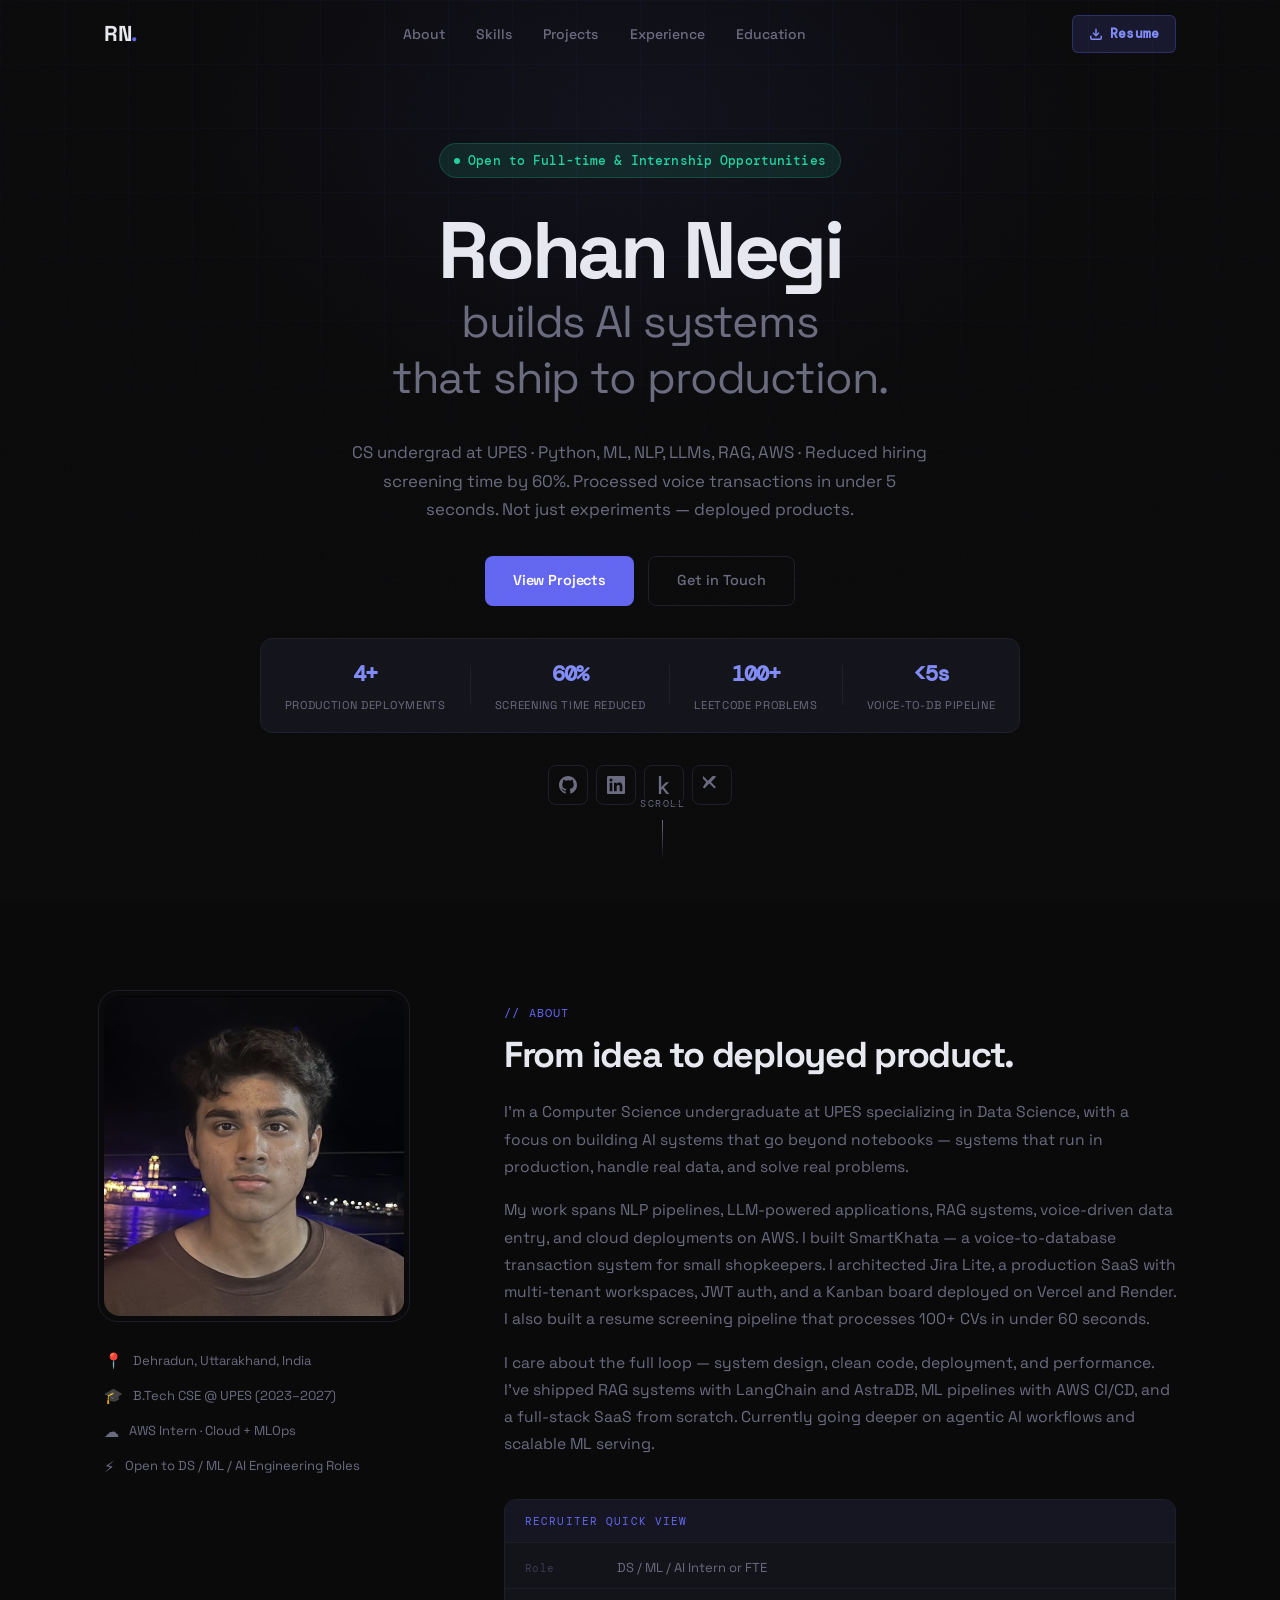
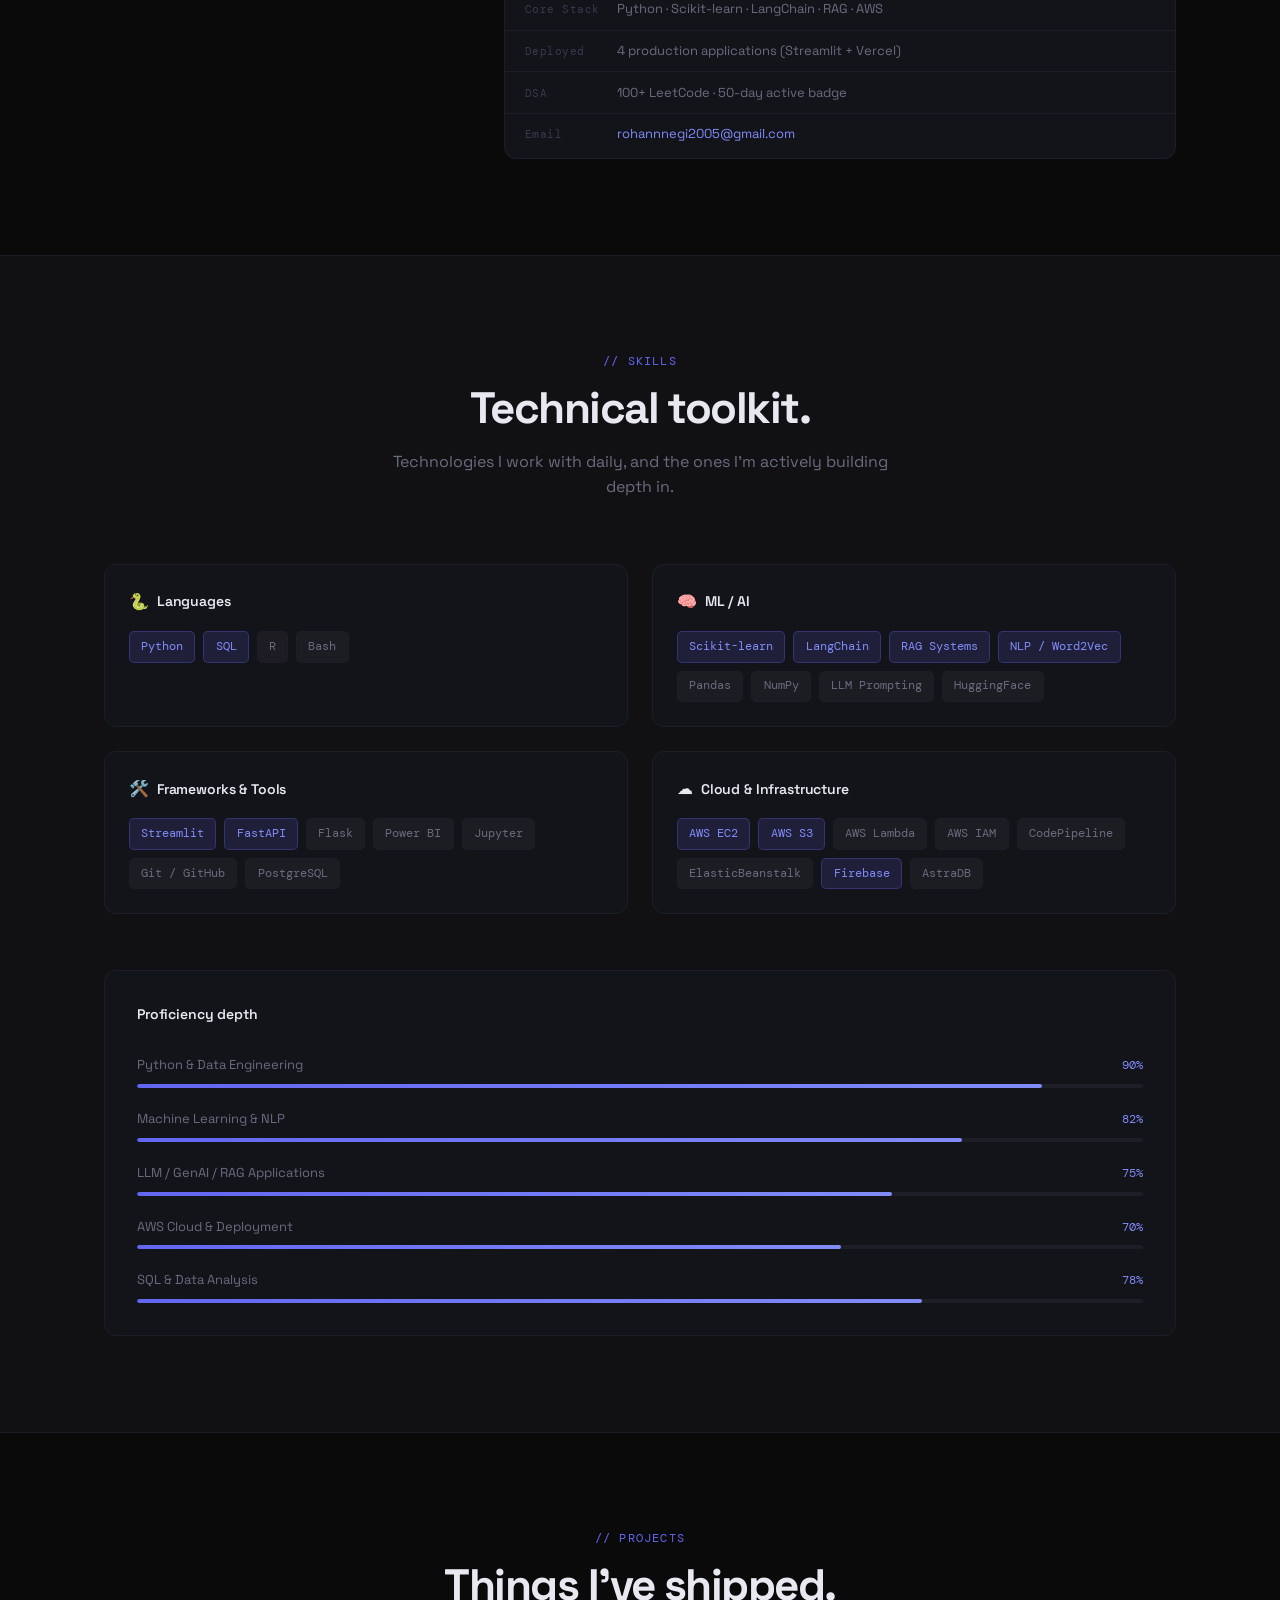
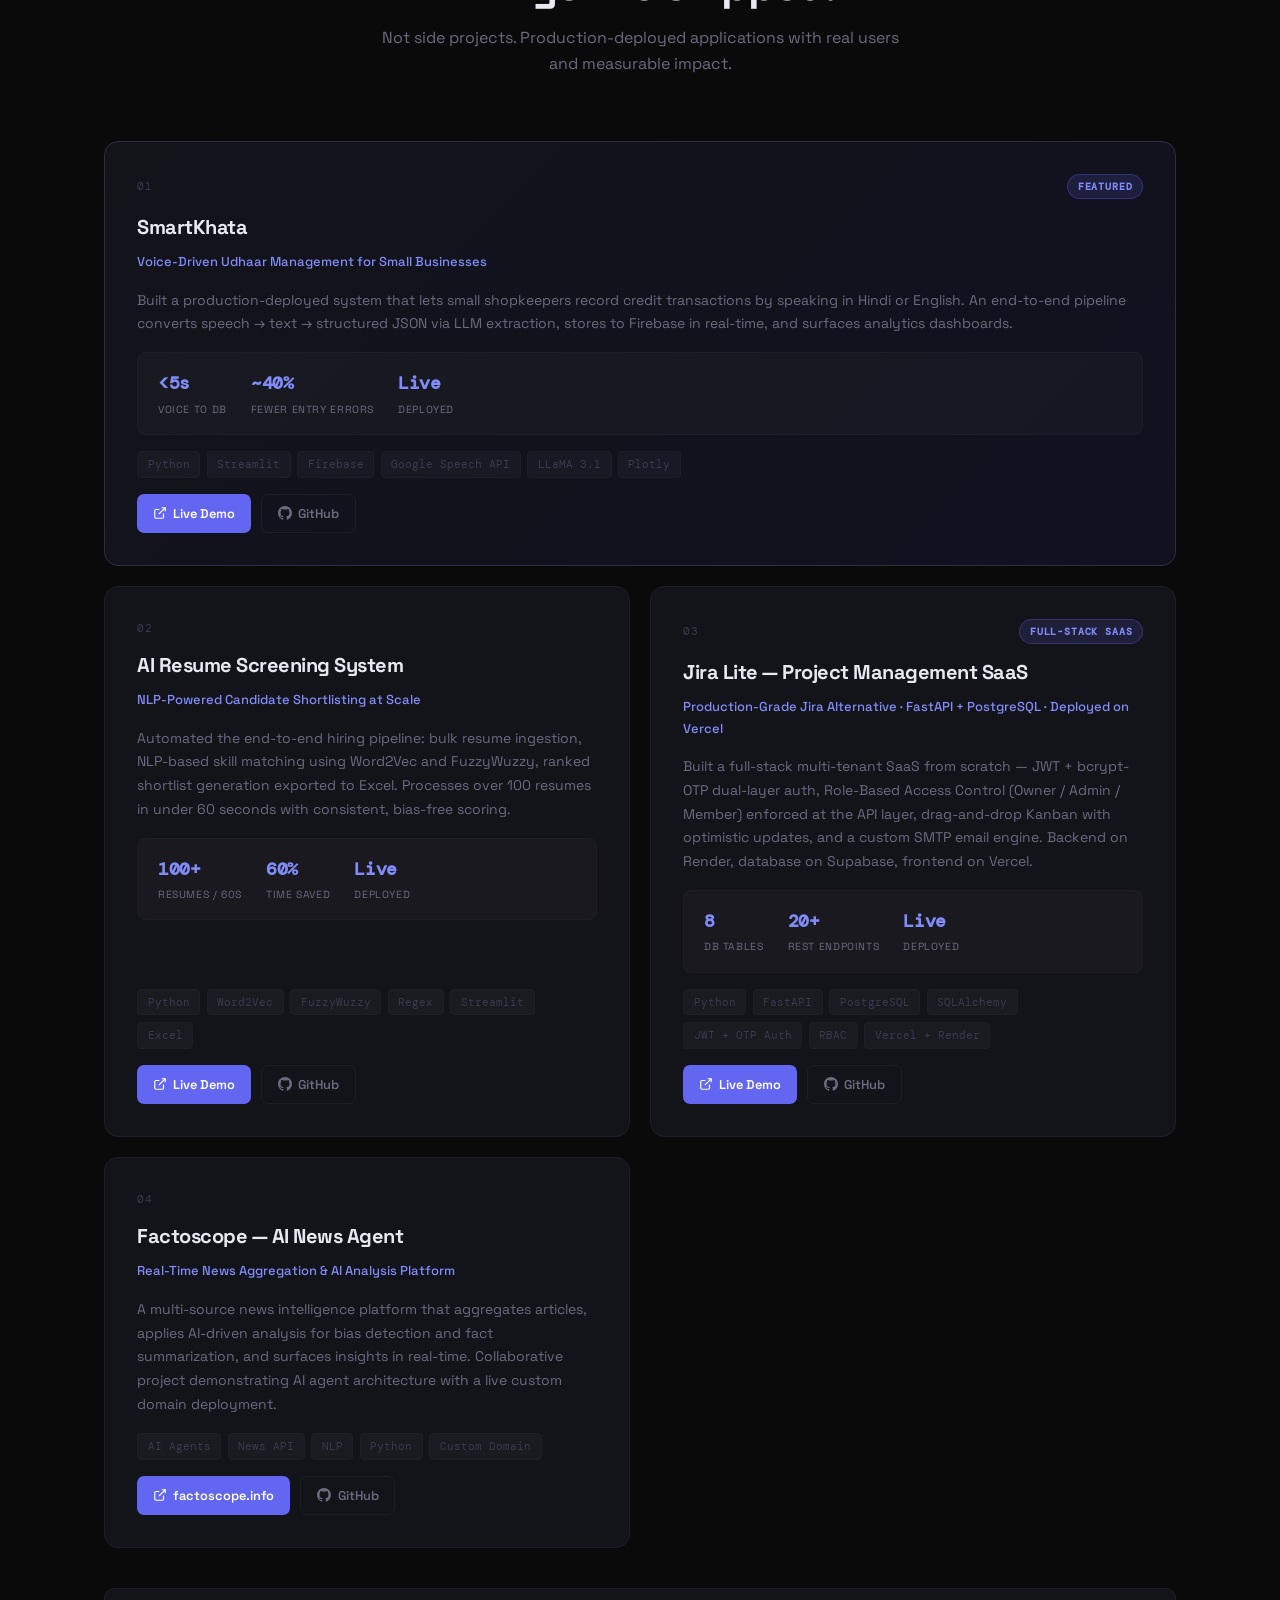
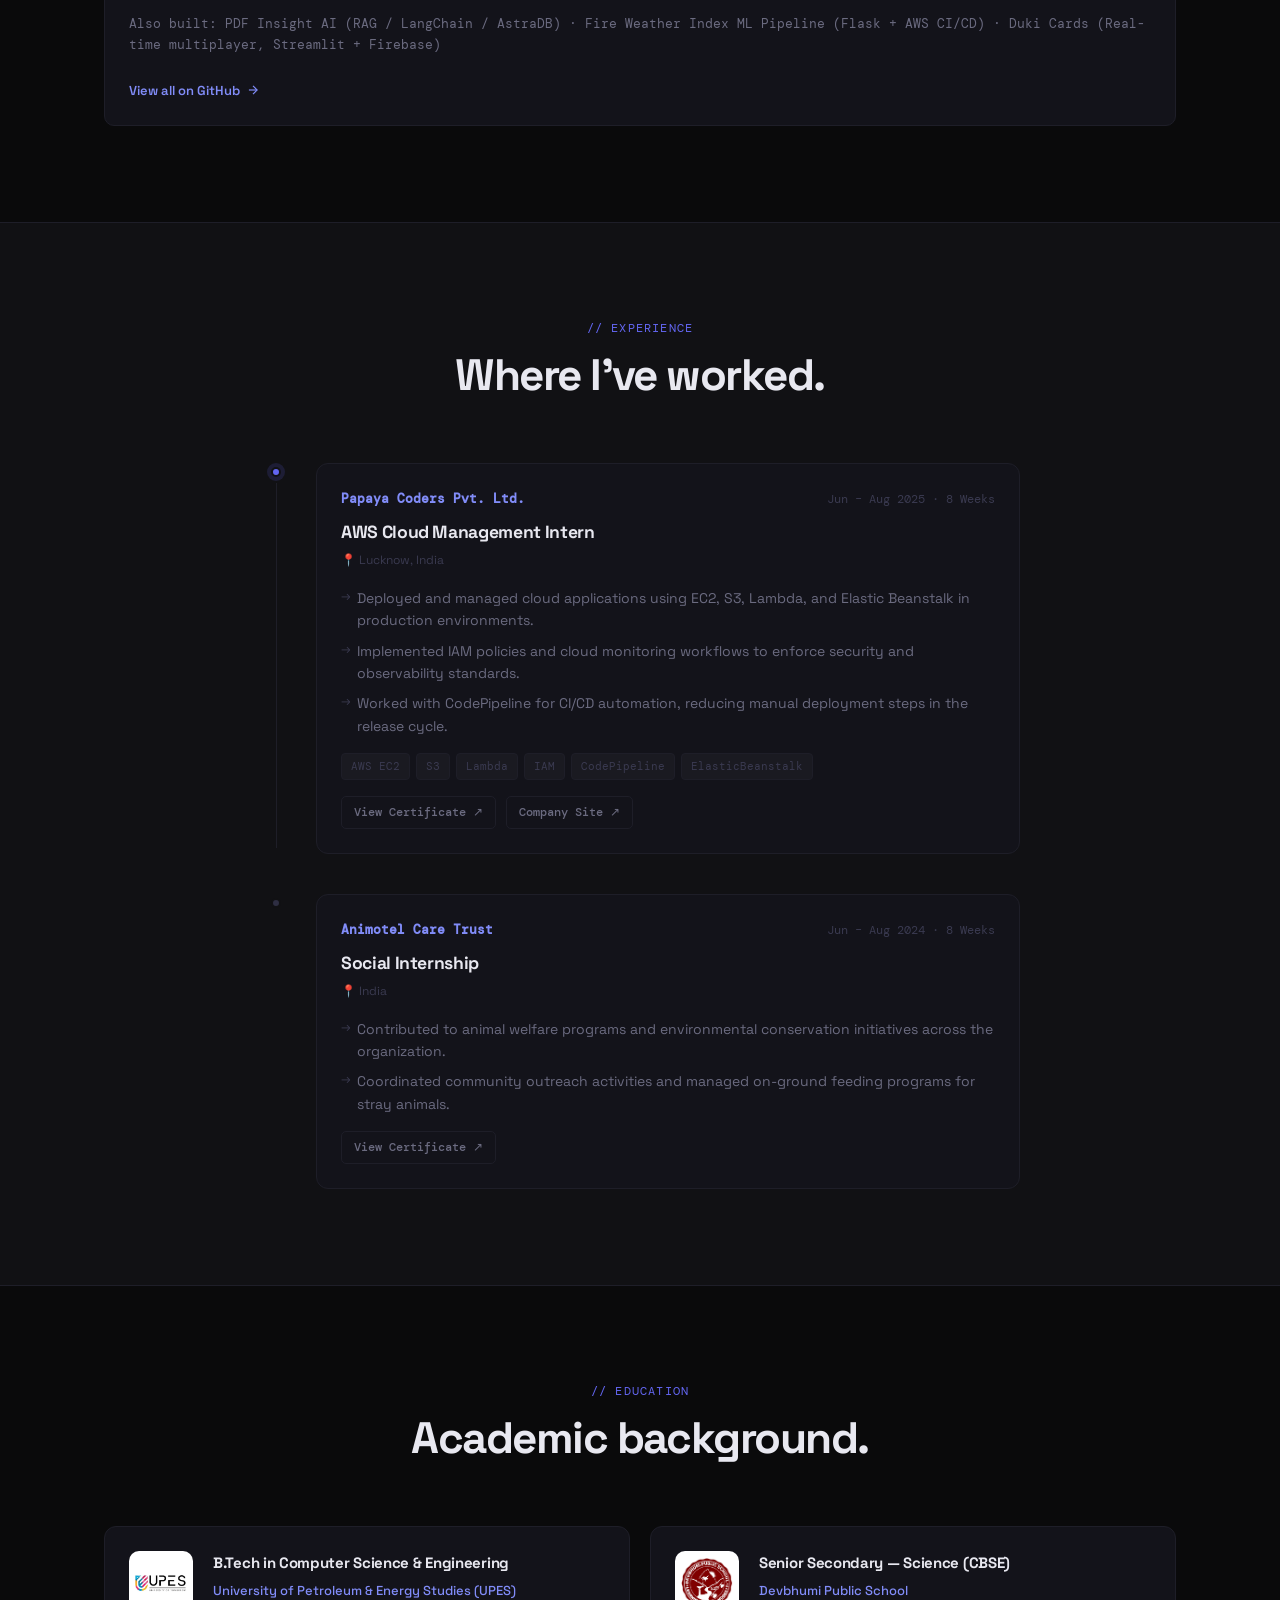
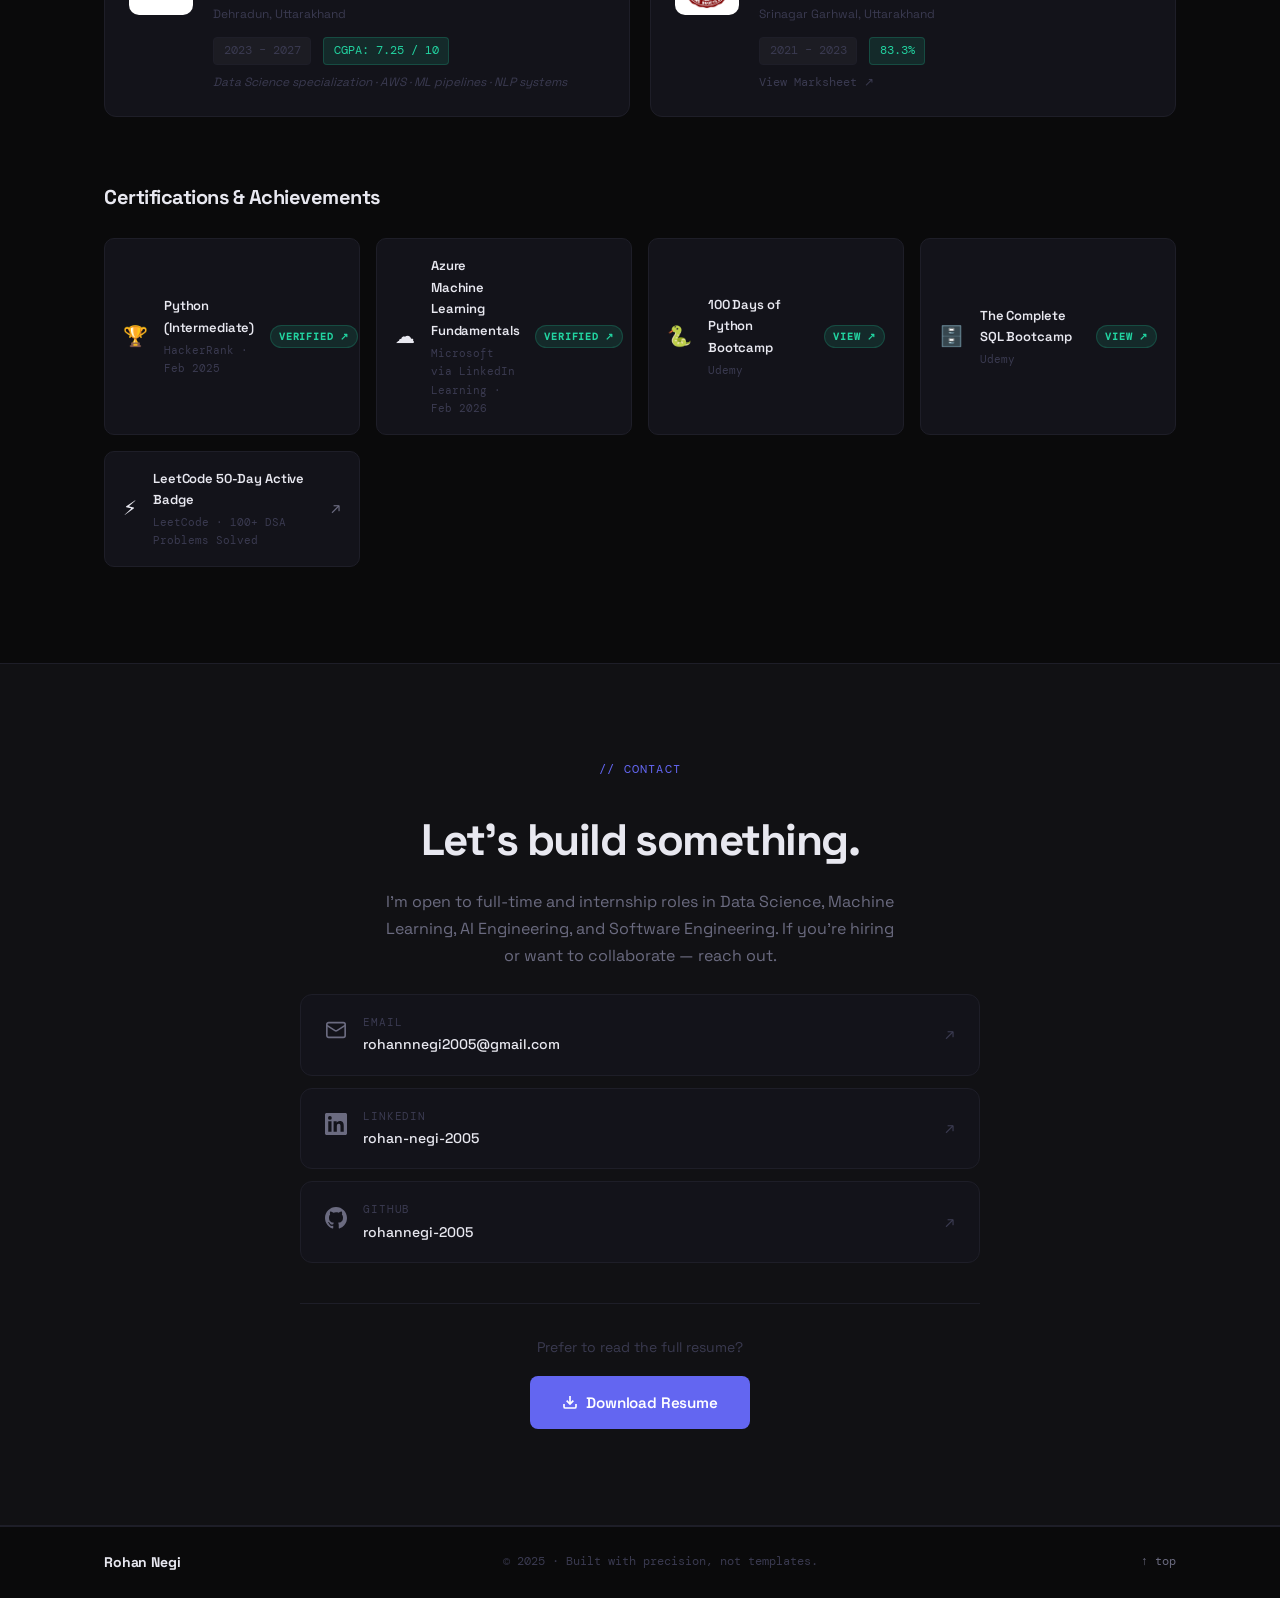
<file: index.html>
<!DOCTYPE html>
<html lang="en">
<head>
    <meta charset="UTF-8">
    <meta name="viewport" content="width=device-width, initial-scale=1.0">

    <!-- Primary Meta -->
    <title>Rohan Negi — AI/ML Engineer & Data Scientist</title>
    <meta name="description" content="Rohan Negi builds production-deployed AI systems and full-stack applications. 4 shipped projects · AWS Cloud Intern · Python, ML, LangChain, RAG, FastAPI.">
    <meta name="keywords" content="Rohan Negi, Data Science, Machine Learning, AI Engineer, Python Developer, NLP, LLM, LangChain, RAG, Streamlit, Firebase, AWS, UPES">
    <meta name="author" content="Rohan Negi">
    <meta name="robots" content="index, follow">

    <!-- Open Graph -->
    <meta property="og:type" content="website">
    <meta property="og:url" content="https://rohannegi-2005.github.io/">
    <meta property="og:title" content="Rohan Negi — AI/ML Engineer & Data Scientist">
    <meta property="og:description" content="Building production AI systems that solve real problems. SmartKhata: voice-to-DB in under 5s. Jira Lite: full-stack SaaS with RBAC, JWT auth, and Kanban — live on Vercel.">
    <meta property="og:image" content="assets/images/profile/profile-photo.jpg">

    <!-- Twitter Card -->
    <meta name="twitter:card" content="summary_large_image">
    <meta name="twitter:title" content="Rohan Negi — AI/ML Engineer">
    <meta name="twitter:description" content="Building production AI systems and full-stack SaaS. 4 deployed projects · AWS Intern · Python, ML, LangChain, RAG, FastAPI.">
    <meta name="twitter:image" content="assets/images/profile/profile-photo.jpg">

    <!-- Favicon -->
    <link rel="icon" href="data:image/svg+xml,<svg xmlns='http://www.w3.org/2000/svg' viewBox='0 0 100 100'><text y='.9em' font-size='90'>⚡</text></svg>">

    <!-- Fonts -->
    <link rel="preconnect" href="https://fonts.googleapis.com">
    <link rel="preconnect" href="https://fonts.gstatic.com" crossorigin>
    <link href="https://fonts.googleapis.com/css2?family=Space+Grotesk:wght@300;400;500;600;700&family=DM+Mono:wght@400;500&display=swap" rel="stylesheet">

    <!-- Styles -->
    <link rel="stylesheet" href="assets/css/style.css">
</head>
<body>

    <!-- ═══════════════════════ NOISE OVERLAY ═══════════════════════ -->
    <div class="noise-overlay" aria-hidden="true"></div>

    <!-- ═══════════════════════ NAVIGATION ═══════════════════════ -->
    <header id="header" role="banner">
        <nav class="nav-container" role="navigation" aria-label="Main navigation">
            <a href="#hero" class="nav-logo" aria-label="Rohan Negi - Home">RN<span class="logo-dot">.</span></a>

            <ul class="nav-links" role="list">
                <li><a href="#about" class="nav-link">About</a></li>
                <li><a href="#skills" class="nav-link">Skills</a></li>
                <li><a href="#projects" class="nav-link">Projects</a></li>
                <li><a href="#experience" class="nav-link">Experience</a></li>
                <li><a href="#education" class="nav-link">Education</a></li>
            </ul>

            <div class="nav-actions">
                <a href="assets/resume/Rohan_Negi_Resume.pdf" target="_blank" rel="noopener noreferrer" class="btn-resume" aria-label="Download Resume">
                    <svg width="14" height="14" viewBox="0 0 24 24" fill="none" stroke="currentColor" stroke-width="2.5" aria-hidden="true"><path d="M21 15v4a2 2 0 0 1-2 2H5a2 2 0 0 1-2-2v-4"/><polyline points="7 10 12 15 17 10"/><line x1="12" y1="15" x2="12" y2="3"/></svg>
                    Resume
                </a>
                <button class="hamburger" id="hamburger" aria-label="Toggle menu" aria-expanded="false" aria-controls="mobile-menu">
                    <span></span><span></span><span></span>
                </button>
            </div>
        </nav>

        <!-- Mobile Menu -->
        <div class="mobile-menu" id="mobile-menu" role="dialog" aria-label="Mobile navigation" hidden>
            <ul role="list">
                <li><a href="#about" class="mobile-link">About</a></li>
                <li><a href="#skills" class="mobile-link">Skills</a></li>
                <li><a href="#projects" class="mobile-link">Projects</a></li>
                <li><a href="#experience" class="mobile-link">Experience</a></li>
                <li><a href="#education" class="mobile-link">Education</a></li>
                <li><a href="#contact" class="mobile-link">Contact</a></li>
                <li><a href="assets/resume/Rohan_Negi_Resume.pdf" target="_blank" class="mobile-link mobile-resume">↓ Download Resume</a></li>
            </ul>
        </div>
    </header>

    <main id="main-content">

        <!-- ═══════════════════════ HERO ═══════════════════════ -->
        <section id="hero" class="hero-section" aria-labelledby="hero-heading">
            <div class="hero-bg-grid" aria-hidden="true"></div>
            <div class="hero-bg-glow" aria-hidden="true"></div>

            <div class="hero-container">
                <div class="hero-badge" aria-label="Status">
                    <span class="status-dot" aria-hidden="true"></span>
                    Open to Full-time &amp; Internship Opportunities
                </div>

                <h1 id="hero-heading" class="hero-heading">
                    <span class="hero-name">Rohan Negi</span>
                    <span class="hero-title">builds AI systems<br>that ship to production.</span>
                </h1>

                <p class="hero-desc">
                    CS undergrad at UPES · Python, ML, NLP, LLMs, RAG, AWS ·
                    Reduced hiring screening time by 60%. Processed voice transactions in under 5 seconds.
                    Not just experiments — deployed products.
                </p>

                <div class="hero-cta">
                    <a href="#projects" class="btn-primary">View Projects</a>
                    <a href="#contact" class="btn-ghost">Get in Touch</a>
                </div>

                <div class="hero-stats" role="list" aria-label="Key metrics">
                    <div class="stat" role="listitem">
                        <span class="stat-num">4+</span>
                        <span class="stat-label">Production Deployments</span>
                    </div>
                    <div class="stat-divider" aria-hidden="true"></div>
                    <div class="stat" role="listitem">
                        <span class="stat-num">60%</span>
                        <span class="stat-label">Screening Time Reduced</span>
                    </div>
                    <div class="stat-divider" aria-hidden="true"></div>
                    <div class="stat" role="listitem">
                        <span class="stat-num">100+</span>
                        <span class="stat-label">LeetCode Problems</span>
                    </div>
                    <div class="stat-divider" aria-hidden="true"></div>
                    <div class="stat" role="listitem">
                        <span class="stat-num">&lt;5s</span>
                        <span class="stat-label">Voice-to-DB Pipeline</span>
                    </div>
                </div>

                <div class="hero-socials" aria-label="Social links">
                    <a href="https://github.com/rohannegi-2005" target="_blank" rel="noopener noreferrer" aria-label="GitHub Profile" class="social-link">
                        <svg viewBox="0 0 24 24" fill="currentColor" aria-hidden="true"><path d="M12 0C5.374 0 0 5.373 0 12c0 5.302 3.438 9.8 8.207 11.387.599.111.793-.261.793-.577v-2.234c-3.338.726-4.033-1.416-4.033-1.416-.546-1.387-1.333-1.756-1.333-1.756-1.089-.745.083-.729.083-.729 1.205.084 1.839 1.237 1.839 1.237 1.07 1.834 2.807 1.304 3.492.997.107-.775.418-1.305.762-1.604-2.665-.305-5.467-1.334-5.467-5.931 0-1.311.469-2.381 1.236-3.221-.124-.303-.535-1.524.117-3.176 0 0 1.008-.322 3.301 1.23A11.509 11.509 0 0 1 12 5.803c1.02.005 2.047.138 3.006.404 2.291-1.552 3.297-1.23 3.297-1.23.653 1.653.242 2.874.118 3.176.77.84 1.235 1.911 1.235 3.221 0 4.609-2.807 5.624-5.479 5.921.43.372.823 1.102.823 2.222v3.293c0 .319.192.694.801.576C20.566 21.797 24 17.3 24 12c0-6.627-5.373-12-12-12z"/></svg>
                    </a>
                    <a href="https://www.linkedin.com/in/rohan-negi-2005-" target="_blank" rel="noopener noreferrer" aria-label="LinkedIn Profile" class="social-link">
                        <svg viewBox="0 0 24 24" fill="currentColor" aria-hidden="true"><path d="M20.447 20.452h-3.554v-5.569c0-1.328-.027-3.037-1.852-3.037-1.853 0-2.136 1.445-2.136 2.939v5.667H9.351V9h3.414v1.561h.046c.477-.9 1.637-1.85 3.37-1.85 3.601 0 4.267 2.37 4.267 5.455v6.286zM5.337 7.433a2.062 2.062 0 0 1-2.063-2.065 2.064 2.064 0 1 1 2.063 2.065zm1.782 13.019H3.555V9h3.564v11.452zM22.225 0H1.771C.792 0 0 .774 0 1.729v20.542C0 23.227.792 24 1.771 24h20.451C23.2 24 24 23.227 24 22.271V1.729C24 .774 23.2 0 22.222 0h.003z"/></svg>
                    </a>
                    <a href="https://www.kaggle.com/rohannegi18181" target="_blank" rel="noopener noreferrer" aria-label="Kaggle Profile" class="social-link">
                        <svg viewBox="0 0 24 24" fill="currentColor" aria-hidden="true"><path d="M18.825 23.859c-.022.092-.117.141-.281.141h-3.139c-.187 0-.351-.082-.492-.248l-5.178-6.589-1.448 1.374v5.111c0 .235-.117.352-.351.352H5.505c-.236 0-.354-.117-.354-.352V.353c0-.233.118-.353.354-.353h2.431c.234 0 .351.12.351.353v14.343l6.203-6.272c.165-.165.33-.246.495-.246h3.239c.144 0 .236.06.285.18.046.149.034.255-.036.315l-6.555 6.344 6.836 8.507c.095.104.117.208.07.336z"/></svg>
                    </a>
                    <a href="https://leetcode.com/u/Rohann_18/" target="_blank" rel="noopener noreferrer" aria-label="LeetCode Profile" class="social-link">
                        <svg viewBox="0 0 24 24" fill="currentColor" aria-hidden="true"><path d="M13.483 0a1.374 1.374 0 0 0-.961.438L7.116 5.844a.75.75 0 0 1-1.06 0L.438.219a1.374 1.374 0 0 0-1.922 1.922l5.406 5.406a.75.75 0 0 1 0 1.06L.438 14.013a1.374 1.374 0 0 0 1.922 1.921l5.598-5.598a.75.75 0 0 1 1.06 0l5.598 5.598a1.374 1.374 0 0 0 1.922-1.921l-5.406-5.406a.75.75 0 0 1 0-1.06l5.406-5.406A1.374 1.374 0 0 0 13.483 0z"/></svg>
                    </a>
                </div>
            </div>

            <div class="hero-scroll-hint" aria-hidden="true">
                <span>scroll</span>
                <div class="scroll-line"></div>
            </div>
        </section>

        <!-- ═══════════════════════ ABOUT ═══════════════════════ -->
        <section id="about" class="section" aria-labelledby="about-heading">
            <div class="container">
                <div class="about-grid">
                    <div class="about-photo-col">
                        <div class="photo-wrapper">
                            <img
                                src="assets/images/profile/profile-photo.jpg"
                                alt="Rohan Negi - AI/ML Engineer and Data Science Student"
                                class="profile-photo"
                                loading="lazy"
                                width="320"
                                height="320"
                            >
                            <div class="photo-border" aria-hidden="true"></div>
                        </div>
                        <div class="quick-facts" role="list" aria-label="Quick facts">
                            <div class="quick-fact" role="listitem">
                                <span class="qf-icon" aria-hidden="true">📍</span>
                                <span>Dehradun, Uttarakhand, India</span>
                            </div>
                            <div class="quick-fact" role="listitem">
                                <span class="qf-icon" aria-hidden="true">🎓</span>
                                <span>B.Tech CSE @ UPES (2023–2027)</span>
                            </div>
                            <div class="quick-fact" role="listitem">
                                <span class="qf-icon" aria-hidden="true">☁️</span>
                                <span>AWS Intern · Cloud + MLOps</span>
                            </div>
                            <div class="quick-fact" role="listitem">
                                <span class="qf-icon" aria-hidden="true">⚡</span>
                                <span>Open to DS / ML / AI Engineering Roles</span>
                            </div>
                        </div>
                    </div>

                    <div class="about-content-col">
                        <div class="section-label" aria-hidden="true">// about</div>
                        <h2 id="about-heading" class="section-heading">From idea to deployed product.</h2>
                        <div class="about-body">
                            <p>
                                I'm a Computer Science undergraduate at UPES specializing in Data Science, with a focus on building AI systems that go beyond notebooks — systems that run in production, handle real data, and solve real problems.
                            </p>
                            <p>
                                My work spans NLP pipelines, LLM-powered applications, RAG systems, voice-driven data entry, and cloud deployments on AWS. I built SmartKhata — a voice-to-database transaction system for small shopkeepers. I architected Jira Lite, a production SaaS with multi-tenant workspaces, JWT auth, and a Kanban board deployed on Vercel and Render. I also built a resume screening pipeline that processes 100+ CVs in under 60 seconds.
                            </p>
                            <p>
                                I care about the full loop — system design, clean code, deployment, and performance. I've shipped RAG systems with LangChain and AstraDB, ML pipelines with AWS CI/CD, and a full-stack SaaS from scratch. Currently going deeper on agentic AI workflows and scalable ML serving.
                            </p>
                        </div>

                        <div class="recruiter-strip" role="region" aria-label="Recruiter quick view">
                            <div class="rs-label">Recruiter quick view</div>
                            <div class="rs-items">
                                <div class="rs-item">
                                    <span class="rs-key">Role</span>
                                    <span class="rs-val">DS / ML / AI Intern or FTE</span>
                                </div>
                                <div class="rs-item">
                                    <span class="rs-key">Core Stack</span>
                                    <span class="rs-val">Python · Scikit-learn · LangChain · RAG · AWS</span>
                                </div>
                                <div class="rs-item">
                                    <span class="rs-key">Deployed</span>
                                    <span class="rs-val">4 production applications (Streamlit + Vercel)</span>
                                </div>
                                <div class="rs-item">
                                    <span class="rs-key">DSA</span>
                                    <span class="rs-val">100+ LeetCode · 50-day active badge</span>
                                </div>
                                <div class="rs-item">
                                    <span class="rs-key">Email</span>
                                    <span class="rs-val"><a href="mailto:rohannnegi2005@gmail.com">rohannnegi2005@gmail.com</a></span>
                                </div>
                            </div>
                        </div>
                    </div>
                </div>
            </div>
        </section>

        <!-- ═══════════════════════ SKILLS ═══════════════════════ -->
        <section id="skills" class="section section-alt" aria-labelledby="skills-heading">
            <div class="container">
                <div class="section-header">
                    <div class="section-label" aria-hidden="true">// skills</div>
                    <h2 id="skills-heading" class="section-heading">Technical toolkit.</h2>
                    <p class="section-subtext">Technologies I work with daily, and the ones I'm actively building depth in.</p>
                </div>

                <div class="skills-grid">
                    <div class="skill-category">
                        <h3 class="skill-cat-title">
                            <span class="skill-cat-icon" aria-hidden="true">🐍</span>
                            Languages
                        </h3>
                        <div class="skill-tags">
                            <span class="skill-tag skill-primary">Python</span>
                            <span class="skill-tag skill-primary">SQL</span>
                            <span class="skill-tag">R</span>
                            <span class="skill-tag">Bash</span>
                        </div>
                    </div>

                    <div class="skill-category">
                        <h3 class="skill-cat-title">
                            <span class="skill-cat-icon" aria-hidden="true">🧠</span>
                            ML / AI
                        </h3>
                        <div class="skill-tags">
                            <span class="skill-tag skill-primary">Scikit-learn</span>
                            <span class="skill-tag skill-primary">LangChain</span>
                            <span class="skill-tag skill-primary">RAG Systems</span>
                            <span class="skill-tag skill-primary">NLP / Word2Vec</span>
                            <span class="skill-tag">Pandas</span>
                            <span class="skill-tag">NumPy</span>
                            <span class="skill-tag">LLM Prompting</span>
                            <span class="skill-tag">HuggingFace</span>
                        </div>
                    </div>

                    <div class="skill-category">
                        <h3 class="skill-cat-title">
                            <span class="skill-cat-icon" aria-hidden="true">🛠️</span>
                            Frameworks & Tools
                        </h3>
                        <div class="skill-tags">
                            <span class="skill-tag skill-primary">Streamlit</span>
                            <span class="skill-tag skill-primary">FastAPI</span>
                            <span class="skill-tag">Flask</span>
                            <span class="skill-tag">Power BI</span>
                            <span class="skill-tag">Jupyter</span>
                            <span class="skill-tag">Git / GitHub</span>
                            <span class="skill-tag">PostgreSQL</span>
                        </div>
                    </div>

                    <div class="skill-category">
                        <h3 class="skill-cat-title">
                            <span class="skill-cat-icon" aria-hidden="true">☁️</span>
                            Cloud & Infrastructure
                        </h3>
                        <div class="skill-tags">
                            <span class="skill-tag skill-primary">AWS EC2</span>
                            <span class="skill-tag skill-primary">AWS S3</span>
                            <span class="skill-tag">AWS Lambda</span>
                            <span class="skill-tag">AWS IAM</span>
                            <span class="skill-tag">CodePipeline</span>
                            <span class="skill-tag">ElasticBeanstalk</span>
                            <span class="skill-tag skill-primary">Firebase</span>
                            <span class="skill-tag">AstraDB</span>
                        </div>
                    </div>
                </div>

                <div class="skills-bar-section" aria-label="Skill proficiency levels">
                    <h3 class="skills-bar-title">Proficiency depth</h3>
                    <div class="skill-bars">
                        <div class="skill-bar-item">
                            <div class="sb-meta">
                                <span class="sb-name">Python & Data Engineering</span>
                                <span class="sb-pct">90%</span>
                            </div>
                            <div class="sb-track" role="progressbar" aria-valuenow="90" aria-valuemin="0" aria-valuemax="100" aria-label="Python skill level 90%">
                                <div class="sb-fill" style="--target: 90%"></div>
                            </div>
                        </div>
                        <div class="skill-bar-item">
                            <div class="sb-meta">
                                <span class="sb-name">Machine Learning & NLP</span>
                                <span class="sb-pct">82%</span>
                            </div>
                            <div class="sb-track" role="progressbar" aria-valuenow="82" aria-valuemin="0" aria-valuemax="100" aria-label="ML/NLP skill level 82%">
                                <div class="sb-fill" style="--target: 82%"></div>
                            </div>
                        </div>
                        <div class="skill-bar-item">
                            <div class="sb-meta">
                                <span class="sb-name">LLM / GenAI / RAG Applications</span>
                                <span class="sb-pct">75%</span>
                            </div>
                            <div class="sb-track" role="progressbar" aria-valuenow="75" aria-valuemin="0" aria-valuemax="100" aria-label="LLM skill level 75%">
                                <div class="sb-fill" style="--target: 75%"></div>
                            </div>
                        </div>
                        <div class="skill-bar-item">
                            <div class="sb-meta">
                                <span class="sb-name">AWS Cloud & Deployment</span>
                                <span class="sb-pct">70%</span>
                            </div>
                            <div class="sb-track" role="progressbar" aria-valuenow="70" aria-valuemin="0" aria-valuemax="100" aria-label="AWS skill level 70%">
                                <div class="sb-fill" style="--target: 70%"></div>
                            </div>
                        </div>
                        <div class="skill-bar-item">
                            <div class="sb-meta">
                                <span class="sb-name">SQL & Data Analysis</span>
                                <span class="sb-pct">78%</span>
                            </div>
                            <div class="sb-track" role="progressbar" aria-valuenow="78" aria-valuemin="0" aria-valuemax="100" aria-label="SQL skill level 78%">
                                <div class="sb-fill" style="--target: 78%"></div>
                            </div>
                        </div>
                    </div>
                </div>
            </div>
        </section>

        <!-- ═══════════════════════ PROJECTS ═══════════════════════ -->
        <section id="projects" class="section" aria-labelledby="projects-heading">
            <div class="container">
                <div class="section-header">
                    <div class="section-label" aria-hidden="true">// projects</div>
                    <h2 id="projects-heading" class="section-heading">Things I've shipped.</h2>
                    <p class="section-subtext">Not side projects. Production-deployed applications with real users and measurable impact.</p>
                </div>

                <div class="projects-grid">

                    <!-- Project 1: SmartKhata -->
                    <article class="project-card project-featured" aria-label="SmartKhata project">
                        <div class="pc-header">
                            <div class="pc-number" aria-hidden="true">01</div>
                            <div class="pc-badge">Featured</div>
                        </div>
                        <h3 class="pc-title">SmartKhata</h3>
                        <p class="pc-tagline">Voice-Driven Udhaar Management for Small Businesses</p>
                        <p class="pc-desc">
                            Built a production-deployed system that lets small shopkeepers record credit transactions by speaking in Hindi or English. An end-to-end pipeline converts speech → text → structured JSON via LLM extraction, stores to Firebase in real-time, and surfaces analytics dashboards.
                        </p>

                        <div class="pc-metrics" role="list" aria-label="Project metrics">
                            <div class="metric" role="listitem">
                                <span class="metric-val">&lt;5s</span>
                                <span class="metric-label">Voice to DB</span>
                            </div>
                            <div class="metric" role="listitem">
                                <span class="metric-val">~40%</span>
                                <span class="metric-label">Fewer Entry Errors</span>
                            </div>
                            <div class="metric" role="listitem">
                                <span class="metric-val">Live</span>
                                <span class="metric-label">Deployed</span>
                            </div>
                        </div>

                        <div class="pc-stack" aria-label="Technologies used">
                            <span class="stack-tag">Python</span>
                            <span class="stack-tag">Streamlit</span>
                            <span class="stack-tag">Firebase</span>
                            <span class="stack-tag">Google Speech API</span>
                            <span class="stack-tag">LLaMA 3.1</span>
                            <span class="stack-tag">Plotly</span>
                        </div>

                        <div class="pc-links">
                            <a href="https://smartkhata-rrzrwyaqjpaspzfvhnmigk.streamlit.app/" target="_blank" rel="noopener noreferrer" class="pc-link pc-link-primary">
                                <svg width="14" height="14" viewBox="0 0 24 24" fill="none" stroke="currentColor" stroke-width="2" aria-hidden="true"><path d="M18 13v6a2 2 0 0 1-2 2H5a2 2 0 0 1-2-2V8a2 2 0 0 1 2-2h6"/><polyline points="15 3 21 3 21 9"/><line x1="10" y1="14" x2="21" y2="3"/></svg>
                                Live Demo
                            </a>
                            <a href="https://github.com/rohannegi-2005/SmartKhata" target="_blank" rel="noopener noreferrer" class="pc-link pc-link-secondary">
                                <svg width="14" height="14" viewBox="0 0 24 24" fill="currentColor" aria-hidden="true"><path d="M12 0C5.374 0 0 5.373 0 12c0 5.302 3.438 9.8 8.207 11.387.599.111.793-.261.793-.577v-2.234c-3.338.726-4.033-1.416-4.033-1.416-.546-1.387-1.333-1.756-1.333-1.756-1.089-.745.083-.729.083-.729 1.205.084 1.839 1.237 1.839 1.237 1.07 1.834 2.807 1.304 3.492.997.107-.775.418-1.305.762-1.604-2.665-.305-5.467-1.334-5.467-5.931 0-1.311.469-2.381 1.236-3.221-.124-.303-.535-1.524.117-3.176 0 0 1.008-.322 3.301 1.23A11.509 11.509 0 0 1 12 5.803c1.02.005 2.047.138 3.006.404 2.291-1.552 3.297-1.23 3.297-1.23.653 1.653.242 2.874.118 3.176.77.84 1.235 1.911 1.235 3.221 0 4.609-2.807 5.624-5.479 5.921.43.372.823 1.102.823 2.222v3.293c0 .319.192.694.801.576C20.566 21.797 24 17.3 24 12c0-6.627-5.373-12-12-12z"/></svg>
                                GitHub
                            </a>
                        </div>
                    </article>

                    <!-- Project 2: Resume Screener -->
                    <article class="project-card" aria-label="AI Resume Screening project">
                        <div class="pc-header">
                            <div class="pc-number" aria-hidden="true">02</div>
                        </div>
                        <h3 class="pc-title">AI Resume Screening System</h3>
                        <p class="pc-tagline">NLP-Powered Candidate Shortlisting at Scale</p>
                        <p class="pc-desc">
                            Automated the end-to-end hiring pipeline: bulk resume ingestion, NLP-based skill matching using Word2Vec and FuzzyWuzzy, ranked shortlist generation exported to Excel. Processes over 100 resumes in under 60 seconds with consistent, bias-free scoring.
                        </p>

                        <div class="pc-metrics" role="list" aria-label="Project metrics">
                            <div class="metric" role="listitem">
                                <span class="metric-val">100+</span>
                                <span class="metric-label">Resumes / 60s</span>
                            </div>
                            <div class="metric" role="listitem">
                                <span class="metric-val">60%</span>
                                <span class="metric-label">Time Saved</span>
                            </div>
                            <div class="metric" role="listitem">
                                <span class="metric-val">Live</span>
                                <span class="metric-label">Deployed</span>
                            </div>
                        </div>

                        <div class="pc-stack" aria-label="Technologies used">
                            <span class="stack-tag">Python</span>
                            <span class="stack-tag">Word2Vec</span>
                            <span class="stack-tag">FuzzyWuzzy</span>
                            <span class="stack-tag">Regex</span>
                            <span class="stack-tag">Streamlit</span>
                            <span class="stack-tag">Excel</span>
                        </div>

                        <div class="pc-links">
                            <a href="https://resumescanner-h4dxepxy8dyxs6txvgjazj.streamlit.app/" target="_blank" rel="noopener noreferrer" class="pc-link pc-link-primary">
                                <svg width="14" height="14" viewBox="0 0 24 24" fill="none" stroke="currentColor" stroke-width="2" aria-hidden="true"><path d="M18 13v6a2 2 0 0 1-2 2H5a2 2 0 0 1-2-2V8a2 2 0 0 1 2-2h6"/><polyline points="15 3 21 3 21 9"/><line x1="10" y1="14" x2="21" y2="3"/></svg>
                                Live Demo
                            </a>
                            <a href="https://github.com/rohannegi-2005/Resume_Scanner" target="_blank" rel="noopener noreferrer" class="pc-link pc-link-secondary">
                                <svg width="14" height="14" viewBox="0 0 24 24" fill="currentColor" aria-hidden="true"><path d="M12 0C5.374 0 0 5.373 0 12c0 5.302 3.438 9.8 8.207 11.387.599.111.793-.261.793-.577v-2.234c-3.338.726-4.033-1.416-4.033-1.416-.546-1.387-1.333-1.756-1.333-1.756-1.089-.745.083-.729.083-.729 1.205.084 1.839 1.237 1.839 1.237 1.07 1.834 2.807 1.304 3.492.997.107-.775.418-1.305.762-1.604-2.665-.305-5.467-1.334-5.467-5.931 0-1.311.469-2.381 1.236-3.221-.124-.303-.535-1.524.117-3.176 0 0 1.008-.322 3.301 1.23A11.509 11.509 0 0 1 12 5.803c1.02.005 2.047.138 3.006.404 2.291-1.552 3.297-1.23 3.297-1.23.653 1.653.242 2.874.118 3.176.77.84 1.235 1.911 1.235 3.221 0 4.609-2.807 5.624-5.479 5.921.43.372.823 1.102.823 2.222v3.293c0 .319.192.694.801.576C20.566 21.797 24 17.3 24 12c0-6.627-5.373-12-12-12z"/></svg>
                                GitHub
                            </a>
                        </div>
                    </article>

                    <!-- Project 3: Jira Lite -->
                    <article class="project-card" aria-label="Jira Lite project management tool">
                        <div class="pc-header">
                            <div class="pc-number" aria-hidden="true">03</div>
                            <div class="pc-badge">Full-Stack SaaS</div>
                        </div>
                        <h3 class="pc-title">Jira Lite — Project Management SaaS</h3>
                        <p class="pc-tagline">Production-Grade Jira Alternative · FastAPI + PostgreSQL · Deployed on Vercel</p>
                        <p class="pc-desc">
                            Built a full-stack multi-tenant SaaS from scratch — JWT + bcrypt-OTP dual-layer auth, Role-Based Access Control (Owner / Admin / Member) enforced at the API layer, drag-and-drop Kanban with optimistic updates, and a custom SMTP email engine. Backend on Render, database on Supabase, frontend on Vercel.
                        </p>

                        <div class="pc-metrics" role="list" aria-label="Project metrics">
                            <div class="metric" role="listitem">
                                <span class="metric-val">8</span>
                                <span class="metric-label">DB Tables</span>
                            </div>
                            <div class="metric" role="listitem">
                                <span class="metric-val">20+</span>
                                <span class="metric-label">REST Endpoints</span>
                            </div>
                            <div class="metric" role="listitem">
                                <span class="metric-val">Live</span>
                                <span class="metric-label">Deployed</span>
                            </div>
                        </div>

                        <div class="pc-stack" aria-label="Technologies used">
                            <span class="stack-tag">Python</span>
                            <span class="stack-tag">FastAPI</span>
                            <span class="stack-tag">PostgreSQL</span>
                            <span class="stack-tag">SQLAlchemy</span>
                            <span class="stack-tag">JWT + OTP Auth</span>
                            <span class="stack-tag">RBAC</span>
                            <span class="stack-tag">Vercel + Render</span>
                        </div>

                        <div class="pc-links">
                            <a href="https://jira-seven-psi.vercel.app" target="_blank" rel="noopener noreferrer" class="pc-link pc-link-primary">
                                <svg width="14" height="14" viewBox="0 0 24 24" fill="none" stroke="currentColor" stroke-width="2" aria-hidden="true"><path d="M18 13v6a2 2 0 0 1-2 2H5a2 2 0 0 1-2-2V8a2 2 0 0 1 2-2h6"/><polyline points="15 3 21 3 21 9"/><line x1="10" y1="14" x2="21" y2="3"/></svg>
                                Live Demo
                            </a>
                            <a href="https://github.com/rohannegi-2005/Jeera" target="_blank" rel="noopener noreferrer" class="pc-link pc-link-secondary">
                                <svg width="14" height="14" viewBox="0 0 24 24" fill="currentColor" aria-hidden="true"><path d="M12 0C5.374 0 0 5.373 0 12c0 5.302 3.438 9.8 8.207 11.387.599.111.793-.261.793-.577v-2.234c-3.338.726-4.033-1.416-4.033-1.416-.546-1.387-1.333-1.756-1.333-1.756-1.089-.745.083-.729.083-.729 1.205.084 1.839 1.237 1.839 1.237 1.07 1.834 2.807 1.304 3.492.997.107-.775.418-1.305.762-1.604-2.665-.305-5.467-1.334-5.467-5.931 0-1.311.469-2.381 1.236-3.221-.124-.303-.535-1.524.117-3.176 0 0 1.008-.322 3.301 1.23A11.509 11.509 0 0 1 12 5.803c1.02.005 2.047.138 3.006.404 2.291-1.552 3.297-1.23 3.297-1.23.653 1.653.242 2.874.118 3.176.77.84 1.235 1.911 1.235 3.221 0 4.609-2.807 5.624-5.479 5.921.43.372.823 1.102.823 2.222v3.293c0 .319.192.694.801.576C20.566 21.797 24 17.3 24 12c0-6.627-5.373-12-12-12z"/></svg>
                                GitHub
                            </a>
                        </div>
                    </article>

                    <!-- Project 4: Factoscope -->
                    <article class="project-card" aria-label="Factoscope News Agent">
                        <div class="pc-header">
                            <div class="pc-number" aria-hidden="true">04</div>
                        </div>
                        <h3 class="pc-title">Factoscope — AI News Agent</h3>
                        <p class="pc-tagline">Real-Time News Aggregation &amp; AI Analysis Platform</p>
                        <p class="pc-desc">
                            A multi-source news intelligence platform that aggregates articles, applies AI-driven analysis for bias detection and fact summarization, and surfaces insights in real-time. Collaborative project demonstrating AI agent architecture with a live custom domain deployment.
                        </p>

                        <div class="pc-stack" aria-label="Technologies used">
                            <span class="stack-tag">AI Agents</span>
                            <span class="stack-tag">News API</span>
                            <span class="stack-tag">NLP</span>
                            <span class="stack-tag">Python</span>
                            <span class="stack-tag">Custom Domain</span>
                        </div>

                        <div class="pc-links">
                            <a href="https://factoscope.info" target="_blank" rel="noopener noreferrer" class="pc-link pc-link-primary">
                                <svg width="14" height="14" viewBox="0 0 24 24" fill="none" stroke="currentColor" stroke-width="2" aria-hidden="true"><path d="M18 13v6a2 2 0 0 1-2 2H5a2 2 0 0 1-2-2V8a2 2 0 0 1 2-2h6"/><polyline points="15 3 21 3 21 9"/><line x1="10" y1="14" x2="21" y2="3"/></svg>
                                factoscope.info
                            </a>
                            <a href="https://github.com/Madhur-Shrivastav/news-agent" target="_blank" rel="noopener noreferrer" class="pc-link pc-link-secondary">
                                <svg width="14" height="14" viewBox="0 0 24 24" fill="currentColor" aria-hidden="true"><path d="M12 0C5.374 0 0 5.373 0 12c0 5.302 3.438 9.8 8.207 11.387.599.111.793-.261.793-.577v-2.234c-3.338.726-4.033-1.416-4.033-1.416-.546-1.387-1.333-1.756-1.333-1.756-1.089-.745.083-.729.083-.729 1.205.084 1.839 1.237 1.839 1.237 1.07 1.834 2.807 1.304 3.492.997.107-.775.418-1.305.762-1.604-2.665-.305-5.467-1.334-5.467-5.931 0-1.311.469-2.381 1.236-3.221-.124-.303-.535-1.524.117-3.176 0 0 1.008-.322 3.301 1.23A11.509 11.509 0 0 1 12 5.803c1.02.005 2.047.138 3.006.404 2.291-1.552 3.297-1.23 3.297-1.23.653 1.653.242 2.874.118 3.176.77.84 1.235 1.911 1.235 3.221 0 4.609-2.807 5.624-5.479 5.921.43.372.823 1.102.823 2.222v3.293c0 .319.192.694.801.576C20.566 21.797 24 17.3 24 12c0-6.627-5.373-12-12-12z"/></svg>
                                GitHub
                            </a>
                        </div>
                    </article>

                </div>

                <!-- Other projects note -->
                <div class="more-projects">
                    <p>Also built: PDF Insight AI (RAG / LangChain / AstraDB) · Fire Weather Index ML Pipeline (Flask + AWS CI/CD) · Duki Cards (Real-time multiplayer, Streamlit + Firebase)</p>
                    <a href="https://github.com/rohannegi-2005" target="_blank" rel="noopener noreferrer" class="more-projects-link">
                        View all on GitHub
                        <svg width="14" height="14" viewBox="0 0 24 24" fill="none" stroke="currentColor" stroke-width="2" aria-hidden="true"><line x1="5" y1="12" x2="19" y2="12"/><polyline points="12 5 19 12 12 19"/></svg>
                    </a>
                </div>
            </div>
        </section>

        <!-- ═══════════════════════ EXPERIENCE ═══════════════════════ -->
        <section id="experience" class="section section-alt" aria-labelledby="experience-heading">
            <div class="container">
                <div class="section-header">
                    <div class="section-label" aria-hidden="true">// experience</div>
                    <h2 id="experience-heading" class="section-heading">Where I've worked.</h2>
                </div>

                <div class="timeline">
                    <article class="timeline-item" aria-label="Papaya Coders internship">
                        <div class="tl-marker" aria-hidden="true">
                            <div class="tl-dot"></div>
                            <div class="tl-line"></div>
                        </div>
                        <div class="tl-content">
                            <div class="tl-meta">
                                <span class="tl-company">Papaya Coders Pvt. Ltd.</span>
                                <span class="tl-period">Jun – Aug 2025 · 8 Weeks</span>
                            </div>
                            <h3 class="tl-role">AWS Cloud Management Intern</h3>
                            <p class="tl-location">📍 Lucknow, India</p>
                            <ul class="tl-bullets" role="list">
                                <li>Deployed and managed cloud applications using EC2, S3, Lambda, and Elastic Beanstalk in production environments.</li>
                                <li>Implemented IAM policies and cloud monitoring workflows to enforce security and observability standards.</li>
                                <li>Worked with CodePipeline for CI/CD automation, reducing manual deployment steps in the release cycle.</li>
                            </ul>
                            <div class="tl-tags" aria-label="Skills used">
                                <span class="tl-tag">AWS EC2</span>
                                <span class="tl-tag">S3</span>
                                <span class="tl-tag">Lambda</span>
                                <span class="tl-tag">IAM</span>
                                <span class="tl-tag">CodePipeline</span>
                                <span class="tl-tag">ElasticBeanstalk</span>
                            </div>
                            <div class="tl-actions">
                                <a href="https://drive.google.com/file/d/1XTegVqMfftHfpdt3SSJBIaocvquqrrf8/view?usp=drive_link" target="_blank" rel="noopener noreferrer" class="tl-btn">View Certificate ↗</a>
                                <a href="https://papayacoders.in/" target="_blank" rel="noopener noreferrer" class="tl-btn">Company Site ↗</a>
                            </div>
                        </div>
                    </article>

                    <article class="timeline-item" aria-label="Animotel social internship">
                        <div class="tl-marker" aria-hidden="true">
                            <div class="tl-dot tl-dot-secondary"></div>
                        </div>
                        <div class="tl-content">
                            <div class="tl-meta">
                                <span class="tl-company">Animotel Care Trust</span>
                                <span class="tl-period">Jun – Aug 2024 · 8 Weeks</span>
                            </div>
                            <h3 class="tl-role">Social Internship</h3>
                            <p class="tl-location">📍 India</p>
                            <ul class="tl-bullets" role="list">
                                <li>Contributed to animal welfare programs and environmental conservation initiatives across the organization.</li>
                                <li>Coordinated community outreach activities and managed on-ground feeding programs for stray animals.</li>
                            </ul>
                            <div class="tl-actions">
                                <a href="https://drive.google.com/file/d/1hH4tDxBgs2CNKSU8DFEd0rcQmR_Fneee/view?usp=drive_link" target="_blank" rel="noopener noreferrer" class="tl-btn">View Certificate ↗</a>
                            </div>
                        </div>
                    </article>
                </div>
            </div>
        </section>

        <!-- ═══════════════════════ EDUCATION & CERTS ═══════════════════════ -->
        <section id="education" class="section" aria-labelledby="education-heading">
            <div class="container">
                <div class="section-header">
                    <div class="section-label" aria-hidden="true">// education</div>
                    <h2 id="education-heading" class="section-heading">Academic background.</h2>
                </div>

                <div class="edu-grid">
                    <article class="edu-card" aria-label="UPES education">
                        <div class="edu-logo-wrap">
                            <img src="assets/images/logos/upes-logo.png" alt="UPES Logo" class="edu-logo" loading="lazy" width="72" height="72">
                        </div>
                        <div class="edu-body">
                            <h3 class="edu-degree">B.Tech in Computer Science &amp; Engineering</h3>
                            <p class="edu-institution">University of Petroleum &amp; Energy Studies (UPES)</p>
                            <p class="edu-location">Dehradun, Uttarakhand</p>
                            <div class="edu-meta">
                                <span class="edu-period">2023 – 2027</span>
                                <span class="edu-grade">CGPA: 7.25 / 10</span>
                            </div>
                            <p class="edu-note">Data Science specialization · AWS · ML pipelines · NLP systems</p>
                        </div>
                    </article>

                    <a href="https://drive.google.com/file/d/1PV54k7AkA6MyGXaZ-ZY1qyVcVTqTdHqh/view?usp=drive_link" target="_blank" rel="noopener noreferrer" class="edu-card edu-card-link" aria-label="Devbhumi education — view 12th marksheet">
                        <div class="edu-logo-wrap">
                            <img src="assets/images/logos/dav-logo.png" alt="Devbhumi Public School Logo" class="edu-logo" loading="lazy" width="72" height="72">
                        </div>
                        <div class="edu-body">
                            <h3 class="edu-degree">Senior Secondary — Science (CBSE)</h3>
                            <p class="edu-institution">Devbhumi Public School</p>
                            <p class="edu-location">Srinagar Garhwal, Uttarakhand</p>
                            <div class="edu-meta">
                                <span class="edu-period">2021 – 2023</span>
                                <span class="edu-grade">83.3%</span>
                            </div>
                            <p class="edu-view-hint">View Marksheet ↗</p>
                        </div>
                    </a>
                </div>

                <!-- Certifications -->
                <div class="certs-section" aria-labelledby="certs-heading">
                    <h3 id="certs-heading" class="certs-title">Certifications &amp; Achievements</h3>
                    <div class="certs-grid">
                        <a href="https://www.hackerrank.com/certificates/0e1d3975a1a0" target="_blank" rel="noopener noreferrer" class="cert-card cert-card-link" role="article" aria-label="HackerRank Python certification — view certificate">
                            <div class="cert-icon" aria-hidden="true">🏆</div>
                            <div class="cert-body">
                                <h4 class="cert-name">Python (Intermediate)</h4>
                                <p class="cert-issuer">HackerRank · Feb 2025</p>
                            </div>
                            <div class="cert-badge">Verified ↗</div>
                        </a>

                        <a href="https://drive.google.com/file/d/11bbluEGyGHXVzUcWMiSXv33u6h_V7Lzl/view?usp=drive_link" target="_blank" rel="noopener noreferrer" class="cert-card cert-card-link" role="article" aria-label="Microsoft Azure ML certification — view certificate">
                            <div class="cert-icon" aria-hidden="true">☁️</div>
                            <div class="cert-body">
                                <h4 class="cert-name">Azure Machine Learning Fundamentals</h4>
                                <p class="cert-issuer">Microsoft via LinkedIn Learning · Feb 2026</p>
                            </div>
                            <div class="cert-badge">Verified ↗</div>
                        </a>

                        <a href="https://drive.google.com/file/d/1tHm0n7gT_tYcGdPN9EY6T5RkKSkVDWaT/view?usp=drive_link" target="_blank" rel="noopener noreferrer" class="cert-card cert-card-link" role="article" aria-label="100 Days of Python certification — view certificate">
                            <div class="cert-icon" aria-hidden="true">🐍</div>
                            <div class="cert-body">
                                <h4 class="cert-name">100 Days of Python Bootcamp</h4>
                                <p class="cert-issuer">Udemy</p>
                            </div>
                            <div class="cert-badge">View ↗</div>
                        </a>

                        <a href="https://drive.google.com/file/d/1p8g4z0yuZpnG24FqlfCrOamCQ1zUIsXv/view?usp=drive_link" target="_blank" rel="noopener noreferrer" class="cert-card cert-card-link" role="article" aria-label="SQL Bootcamp certification — view certificate">
                            <div class="cert-icon" aria-hidden="true">🗄️</div>
                            <div class="cert-body">
                                <h4 class="cert-name">The Complete SQL Bootcamp</h4>
                                <p class="cert-issuer">Udemy</p>
                            </div>
                            <div class="cert-badge">View ↗</div>
                        </a>

                        <div class="cert-card" role="article" aria-label="LeetCode achievement">
                            <div class="cert-icon" aria-hidden="true">⚡</div>
                            <div class="cert-body">
                                <h4 class="cert-name">LeetCode 50-Day Active Badge</h4>
                                <p class="cert-issuer">LeetCode · 100+ DSA Problems Solved</p>
                            </div>
                            <a href="https://leetcode.com/u/Rohann_18/" target="_blank" rel="noopener noreferrer" class="cert-link" aria-label="View LeetCode profile">↗</a>
                        </div>
                    </div>
                </div>
            </div>
        </section>

        <!-- ═══════════════════════ CONTACT ═══════════════════════ -->
        <section id="contact" class="section section-alt contact-section" aria-labelledby="contact-heading">
            <div class="container">
                <div class="contact-wrapper">
                    <div class="section-label" aria-hidden="true">// contact</div>
                    <h2 id="contact-heading" class="section-heading contact-heading">Let's build something.</h2>
                    <p class="contact-desc">
                        I'm open to full-time and internship roles in Data Science, Machine Learning, AI Engineering, and Software Engineering. If you're hiring or want to collaborate — reach out.
                    </p>

                    <div class="contact-options" role="list">
                        <a href="mailto:rohannnegi2005@gmail.com" class="contact-card" role="listitem" aria-label="Send email">
                            <div class="cc-icon" aria-hidden="true">
                                <svg width="22" height="22" viewBox="0 0 24 24" fill="none" stroke="currentColor" stroke-width="1.8"><rect x="2" y="4" width="20" height="16" rx="2"/><path d="m22 7-8.97 5.7a1.94 1.94 0 0 1-2.06 0L2 7"/></svg>
                            </div>
                            <div class="cc-body">
                                <span class="cc-label">Email</span>
                                <span class="cc-value">rohannnegi2005@gmail.com</span>
                            </div>
                            <span class="cc-arrow" aria-hidden="true">↗</span>
                        </a>

                        <a href="https://www.linkedin.com/in/rohan-negi-2005-" target="_blank" rel="noopener noreferrer" class="contact-card" role="listitem" aria-label="LinkedIn profile">
                            <div class="cc-icon" aria-hidden="true">
                                <svg width="22" height="22" viewBox="0 0 24 24" fill="currentColor"><path d="M20.447 20.452h-3.554v-5.569c0-1.328-.027-3.037-1.852-3.037-1.853 0-2.136 1.445-2.136 2.939v5.667H9.351V9h3.414v1.561h.046c.477-.9 1.637-1.85 3.37-1.85 3.601 0 4.267 2.37 4.267 5.455v6.286zM5.337 7.433a2.062 2.062 0 0 1-2.063-2.065 2.064 2.064 0 1 1 2.063 2.065zm1.782 13.019H3.555V9h3.564v11.452zM22.225 0H1.771C.792 0 0 .774 0 1.729v20.542C0 23.227.792 24 1.771 24h20.451C23.2 24 24 23.227 24 22.271V1.729C24 .774 23.2 0 22.222 0h.003z"/></svg>
                            </div>
                            <div class="cc-body">
                                <span class="cc-label">LinkedIn</span>
                                <span class="cc-value">rohan-negi-2005</span>
                            </div>
                            <span class="cc-arrow" aria-hidden="true">↗</span>
                        </a>

                        <a href="https://github.com/rohannegi-2005" target="_blank" rel="noopener noreferrer" class="contact-card" role="listitem" aria-label="GitHub profile">
                            <div class="cc-icon" aria-hidden="true">
                                <svg width="22" height="22" viewBox="0 0 24 24" fill="currentColor"><path d="M12 0C5.374 0 0 5.373 0 12c0 5.302 3.438 9.8 8.207 11.387.599.111.793-.261.793-.577v-2.234c-3.338.726-4.033-1.416-4.033-1.416-.546-1.387-1.333-1.756-1.333-1.756-1.089-.745.083-.729.083-.729 1.205.084 1.839 1.237 1.839 1.237 1.07 1.834 2.807 1.304 3.492.997.107-.775.418-1.305.762-1.604-2.665-.305-5.467-1.334-5.467-5.931 0-1.311.469-2.381 1.236-3.221-.124-.303-.535-1.524.117-3.176 0 0 1.008-.322 3.301 1.23A11.509 11.509 0 0 1 12 5.803c1.02.005 2.047.138 3.006.404 2.291-1.552 3.297-1.23 3.297-1.23.653 1.653.242 2.874.118 3.176.77.84 1.235 1.911 1.235 3.221 0 4.609-2.807 5.624-5.479 5.921.43.372.823 1.102.823 2.222v3.293c0 .319.192.694.801.576C20.566 21.797 24 17.3 24 12c0-6.627-5.373-12-12-12z"/></svg>
                            </div>
                            <div class="cc-body">
                                <span class="cc-label">GitHub</span>
                                <span class="cc-value">rohannegi-2005</span>
                            </div>
                            <span class="cc-arrow" aria-hidden="true">↗</span>
                        </a>
                    </div>

                    <div class="resume-cta" role="region" aria-label="Resume download">
                        <p>Prefer to read the full resume?</p>
                        <a href="assets/resume/Rohan_Negi_Resume.pdf" target="_blank" rel="noopener noreferrer" class="btn-primary btn-large">
                            <svg width="16" height="16" viewBox="0 0 24 24" fill="none" stroke="currentColor" stroke-width="2.5" aria-hidden="true"><path d="M21 15v4a2 2 0 0 1-2 2H5a2 2 0 0 1-2-2v-4"/><polyline points="7 10 12 15 17 10"/><line x1="12" y1="15" x2="12" y2="3"/></svg>
                            Download Resume
                        </a>
                    </div>
                </div>
            </div>
        </section>

    </main>

    <!-- ═══════════════════════ FOOTER ═══════════════════════ -->
    <footer class="site-footer" role="contentinfo">
        <div class="footer-inner">
            <span class="footer-name">Rohan Negi</span>
            <span class="footer-copy">© 2025 · Built with precision, not templates.</span>
            <a href="#hero" class="footer-top" aria-label="Back to top">↑ top</a>
        </div>
    </footer>

    <script src="assets/js/main.js" defer></script>
</body>
</html>
</file>
<file: assets/css/style.css>
/* ═══════════════════════════════════════════════
   ROHAN NEGI PORTFOLIO — 2026 REDESIGN
   Design direction: refined dark, editorial-minimal
   Fonts: Space Grotesk (display) + DM Mono (code)
   ═══════════════════════════════════════════════ */

/* ── RESET & BASE ── */
*, *::before, *::after {
    box-sizing: border-box;
    margin: 0;
    padding: 0;
}

:root {
    /* Colors */
    --bg:          #0a0a0b;
    --bg-alt:      #111114;
    --bg-card:     #13131a;
    --bg-card-h:   #17171f;
    --border:      #1e1e28;
    --border-h:    #2e2e42;
    --text:        #e8e8f0;
    --text-muted:  #6b6b80;
    --text-dim:    #3a3a50;
    --accent:      #6366f1;        /* indigo */
    --accent-h:    #818cf8;
    --accent-glow: rgba(99,102,241,0.15);
    --accent-line: rgba(99,102,241,0.3);
    --green:       #22d3a0;
    --green-dim:   rgba(34,211,160,0.12);

    /* Typography */
    --font-sans: 'Space Grotesk', system-ui, sans-serif;
    --font-mono: 'DM Mono', 'Fira Code', monospace;

    /* Spacing */
    --container: 1120px;
    --section-pad: 6rem;

    /* Motion */
    --ease: cubic-bezier(0.16, 1, 0.3, 1);
    --speed: 220ms;
}

html {
    scroll-behavior: smooth;
    scroll-padding-top: 80px;
}

body {
    font-family: var(--font-sans);
    background: var(--bg);
    color: var(--text);
    line-height: 1.65;
    -webkit-font-smoothing: antialiased;
    -moz-osx-font-smoothing: grayscale;
    overflow-x: hidden;
}

/* Reduced-motion respect */
@media (prefers-reduced-motion: reduce) {
    *, *::before, *::after {
        animation-duration: 0.01ms !important;
        transition-duration: 0.01ms !important;
    }
    html { scroll-behavior: auto; }
}

/* ── NOISE OVERLAY ── */
.noise-overlay {
    position: fixed;
    inset: 0;
    background-image: url("data:image/svg+xml,%3Csvg viewBox='0 0 256 256' xmlns='http://www.w3.org/2000/svg'%3E%3Cfilter id='noise'%3E%3CfeTurbulence type='fractalNoise' baseFrequency='0.9' numOctaves='4' stitchTiles='stitch'/%3E%3C/filter%3E%3Crect width='100%25' height='100%25' filter='url(%23noise)' opacity='1'/%3E%3C/svg%3E");
    background-size: 200px 200px;
    opacity: 0.025;
    pointer-events: none;
    z-index: 9999;
}

/* ── SCROLLBAR ── */
::-webkit-scrollbar { width: 5px; }
::-webkit-scrollbar-track { background: var(--bg); }
::-webkit-scrollbar-thumb { background: var(--border-h); border-radius: 99px; }

/* ── SELECTION ── */
::selection { background: var(--accent); color: #fff; }

/* ── UTILITY ── */
.container {
    width: 100%;
    max-width: var(--container);
    margin: 0 auto;
    padding: 0 1.5rem;
}

.section {
    padding: var(--section-pad) 0;
}

.section-alt {
    background: var(--bg-alt);
    border-top: 1px solid var(--border);
    border-bottom: 1px solid var(--border);
}

/* ── LINKS ── */
a { color: inherit; text-decoration: none; }

/* ── FOCUS RING ── */
:focus-visible {
    outline: 2px solid var(--accent);
    outline-offset: 3px;
    border-radius: 4px;
}

/* ════════════════════════════════════════
   NAVIGATION
   ════════════════════════════════════════ */
#header {
    position: fixed;
    top: 0;
    left: 0;
    right: 0;
    z-index: 1000;
    transition: background var(--speed) var(--ease),
                border-color var(--speed) var(--ease),
                box-shadow var(--speed) var(--ease);
    border-bottom: 1px solid transparent;
}

#header.scrolled {
    background: rgba(10, 10, 11, 0.85);
    border-bottom-color: var(--border);
    box-shadow: 0 1px 24px rgba(0,0,0,0.4);
    backdrop-filter: blur(20px) saturate(180%);
    -webkit-backdrop-filter: blur(20px) saturate(180%);
}

.nav-container {
    max-width: var(--container);
    margin: 0 auto;
    padding: 0 1.5rem;
    height: 68px;
    display: flex;
    align-items: center;
    justify-content: space-between;
    gap: 2rem;
}

.nav-logo {
    font-size: 1.35rem;
    font-weight: 700;
    letter-spacing: -0.02em;
    color: var(--text);
    transition: color var(--speed);
}
.nav-logo:hover { color: var(--accent-h); }
.logo-dot { color: var(--accent); }

.nav-links {
    list-style: none;
    display: flex;
    align-items: center;
    gap: 0.25rem;
}

.nav-link {
    font-size: 0.875rem;
    font-weight: 500;
    color: var(--text-muted);
    padding: 0.45rem 0.85rem;
    border-radius: 6px;
    transition: color var(--speed), background var(--speed);
}
.nav-link:hover,
.nav-link.active {
    color: var(--text);
    background: rgba(255,255,255,0.05);
}

.nav-actions { display: flex; align-items: center; gap: 0.75rem; }

.btn-resume {
    display: flex;
    align-items: center;
    gap: 0.45rem;
    font-size: 0.8125rem;
    font-weight: 600;
    font-family: var(--font-mono);
    color: var(--accent-h);
    background: var(--accent-glow);
    border: 1px solid var(--accent-line);
    padding: 0.45rem 1rem;
    border-radius: 6px;
    transition: all var(--speed) var(--ease);
    letter-spacing: 0.01em;
}
.btn-resume:hover {
    background: rgba(99,102,241,0.25);
    border-color: var(--accent);
    color: #fff;
}

/* Hamburger */
.hamburger {
    display: none;
    flex-direction: column;
    gap: 5px;
    background: none;
    border: none;
    cursor: pointer;
    padding: 6px;
    border-radius: 6px;
}
.hamburger span {
    display: block;
    width: 22px;
    height: 2px;
    background: var(--text-muted);
    border-radius: 99px;
    transition: all var(--speed) var(--ease);
}
.hamburger[aria-expanded="true"] span:nth-child(1) {
    transform: translateY(7px) rotate(45deg);
}
.hamburger[aria-expanded="true"] span:nth-child(2) { opacity: 0; }
.hamburger[aria-expanded="true"] span:nth-child(3) {
    transform: translateY(-7px) rotate(-45deg);
}

/* Mobile menu */
.mobile-menu {
    position: fixed;
    top: 68px;
    left: 0;
    right: 0;
    background: rgba(10, 10, 11, 0.97);
    backdrop-filter: blur(20px);
    border-bottom: 1px solid var(--border);
    padding: 1.5rem;
    z-index: 999;
}
.mobile-menu[hidden] { display: none; }
.mobile-menu ul { list-style: none; display: flex; flex-direction: column; gap: 0.25rem; }
.mobile-link {
    display: block;
    padding: 0.85rem 1rem;
    border-radius: 8px;
    font-size: 1rem;
    font-weight: 500;
    color: var(--text-muted);
    transition: all var(--speed);
}
.mobile-link:hover, .mobile-link:focus { background: var(--bg-card); color: var(--text); }
.mobile-resume {
    margin-top: 0.5rem;
    color: var(--accent-h);
    background: var(--accent-glow);
    border: 1px solid var(--accent-line);
    text-align: center;
}

/* ════════════════════════════════════════
   HERO
   ════════════════════════════════════════ */
.hero-section {
    min-height: 100svh;
    display: flex;
    flex-direction: column;
    justify-content: center;
    position: relative;
    overflow: hidden;
    padding: 7rem 1.5rem 4rem;
}

/* Grid background */
.hero-bg-grid {
    position: absolute;
    inset: 0;
    background-image:
        linear-gradient(rgba(99,102,241,0.04) 1px, transparent 1px),
        linear-gradient(90deg, rgba(99,102,241,0.04) 1px, transparent 1px);
    background-size: 64px 64px;
    mask-image: radial-gradient(ellipse 80% 70% at 50% 0%, #000 40%, transparent 100%);
    pointer-events: none;
}

/* Glow */
.hero-bg-glow {
    position: absolute;
    top: -20%;
    left: 50%;
    transform: translateX(-50%);
    width: 900px;
    height: 600px;
    background: radial-gradient(ellipse at center, rgba(99,102,241,0.08) 0%, transparent 70%);
    pointer-events: none;
}

.hero-container {
    position: relative;
    max-width: 860px;
    margin: 0 auto;
    text-align: center;
    z-index: 1;
    display: flex;
    flex-direction: column;
    align-items: center;
    gap: 2rem;
}

/* Available badge */
.hero-badge {
    display: inline-flex;
    align-items: center;
    gap: 0.5rem;
    font-size: 0.8125rem;
    font-family: var(--font-mono);
    font-weight: 500;
    color: var(--green);
    background: var(--green-dim);
    border: 1px solid rgba(34,211,160,0.2);
    padding: 0.375rem 0.875rem;
    border-radius: 99px;
    letter-spacing: 0.01em;
    animation: fadeSlideDown 0.6s var(--ease) both;
}

.status-dot {
    width: 6px;
    height: 6px;
    border-radius: 50%;
    background: var(--green);
    animation: pulse 2s ease infinite;
}

@keyframes pulse {
    0%, 100% { opacity: 1; box-shadow: 0 0 0 0 rgba(34,211,160,0.4); }
    50% { opacity: 0.7; box-shadow: 0 0 0 5px rgba(34,211,160,0); }
}

/* Hero heading */
.hero-heading {
    display: flex;
    flex-direction: column;
    gap: 0.25rem;
    animation: fadeSlideDown 0.7s 0.1s var(--ease) both;
}

.hero-name {
    display: block;
    font-size: clamp(2.75rem, 7vw, 5rem);
    font-weight: 700;
    letter-spacing: -0.04em;
    line-height: 1.0;
    color: var(--text);
}

.hero-title {
    display: block;
    font-size: clamp(1.6rem, 4.5vw, 2.8rem);
    font-weight: 400;
    letter-spacing: -0.025em;
    line-height: 1.25;
    color: var(--text-muted);
}

/* Hero description */
.hero-desc {
    font-size: clamp(0.9rem, 2vw, 1.05rem);
    color: var(--text-muted);
    max-width: 580px;
    line-height: 1.7;
    animation: fadeSlideDown 0.7s 0.2s var(--ease) both;
}

/* CTAs */
.hero-cta {
    display: flex;
    gap: 0.875rem;
    flex-wrap: wrap;
    justify-content: center;
    animation: fadeSlideDown 0.7s 0.3s var(--ease) both;
}

.btn-primary {
    display: inline-flex;
    align-items: center;
    gap: 0.5rem;
    background: var(--accent);
    color: #fff;
    font-weight: 600;
    font-size: 0.9rem;
    padding: 0.75rem 1.75rem;
    border-radius: 8px;
    transition: all var(--speed) var(--ease);
    letter-spacing: -0.01em;
}
.btn-primary:hover {
    background: var(--accent-h);
    transform: translateY(-1px);
    box-shadow: 0 8px 24px rgba(99,102,241,0.35);
}

.btn-large {
    font-size: 0.95rem;
    padding: 0.875rem 2rem;
}

.btn-ghost {
    display: inline-flex;
    align-items: center;
    gap: 0.5rem;
    color: var(--text-muted);
    font-weight: 500;
    font-size: 0.9rem;
    padding: 0.75rem 1.75rem;
    border-radius: 8px;
    border: 1px solid var(--border);
    transition: all var(--speed) var(--ease);
}
.btn-ghost:hover {
    color: var(--text);
    border-color: var(--border-h);
    background: rgba(255,255,255,0.03);
}

/* Hero Stats */
.hero-stats {
    display: flex;
    align-items: center;
    gap: 0;
    border: 1px solid var(--border);
    border-radius: 12px;
    background: var(--bg-card);
    overflow: hidden;
    animation: fadeSlideDown 0.7s 0.4s var(--ease) both;
}

.stat {
    display: flex;
    flex-direction: column;
    align-items: center;
    gap: 0.2rem;
    padding: 1.125rem 1.5rem;
    transition: background var(--speed);
}
.stat:hover { background: var(--bg-card-h); }

.stat-num {
    font-size: 1.35rem;
    font-weight: 700;
    letter-spacing: -0.04em;
    color: var(--accent-h);
    font-family: var(--font-mono);
}

.stat-label {
    font-size: 0.7rem;
    color: var(--text-muted);
    text-transform: uppercase;
    letter-spacing: 0.06em;
    white-space: nowrap;
}

.stat-divider {
    width: 1px;
    height: 40px;
    background: var(--border);
    flex-shrink: 0;
}

/* Social links */
.hero-socials {
    display: flex;
    gap: 0.5rem;
    animation: fadeSlideDown 0.7s 0.5s var(--ease) both;
}

.social-link {
    display: flex;
    align-items: center;
    justify-content: center;
    width: 40px;
    height: 40px;
    border-radius: 8px;
    border: 1px solid var(--border);
    color: var(--text-muted);
    transition: all var(--speed) var(--ease);
}
.social-link svg { width: 18px; height: 18px; }
.social-link:hover {
    color: var(--text);
    border-color: var(--border-h);
    background: rgba(255,255,255,0.04);
    transform: translateY(-2px);
}

/* Scroll hint */
.hero-scroll-hint {
    position: absolute;
    bottom: 2.5rem;
    left: 50%;
    transform: translateX(-50%);
    display: flex;
    flex-direction: column;
    align-items: center;
    gap: 0.5rem;
    opacity: 0.35;
    animation: fadeSlideDown 1.2s 0.8s var(--ease) both;
}
.hero-scroll-hint span {
    font-family: var(--font-mono);
    font-size: 0.65rem;
    letter-spacing: 0.15em;
    text-transform: uppercase;
    color: var(--text-muted);
}
.scroll-line {
    width: 1px;
    height: 40px;
    background: linear-gradient(to bottom, var(--text-muted), transparent);
    animation: scrollPulse 2s ease infinite;
}
@keyframes scrollPulse {
    0%, 100% { transform: scaleY(1); opacity: 0.35; }
    50% { transform: scaleY(0.6); opacity: 0.15; }
}

/* ════════════════════════════════════════
   SECTION HEADERS
   ════════════════════════════════════════ */
.section-header {
    text-align: center;
    margin-bottom: 4rem;
}

.section-label {
    font-family: var(--font-mono);
    font-size: 0.75rem;
    color: var(--accent);
    letter-spacing: 0.1em;
    text-transform: uppercase;
    margin-bottom: 0.75rem;
}

.section-heading {
    font-size: clamp(2rem, 4vw, 2.75rem);
    font-weight: 700;
    letter-spacing: -0.035em;
    line-height: 1.1;
    color: var(--text);
}

.section-subtext {
    margin-top: 1rem;
    color: var(--text-muted);
    font-size: 1rem;
    max-width: 520px;
    margin-left: auto;
    margin-right: auto;
    line-height: 1.6;
}

/* ════════════════════════════════════════
   ABOUT
   ════════════════════════════════════════ */
.about-grid {
    display: grid;
    grid-template-columns: 320px 1fr;
    gap: 5rem;
    align-items: start;
}

.photo-wrapper {
    position: relative;
    display: inline-block;
}

.profile-photo {
    width: 100%;
    max-width: 300px;
    aspect-ratio: 1;
    object-fit: cover;
    border-radius: 16px;
    display: block;
    filter: grayscale(15%);
    transition: filter var(--speed);
}
.profile-photo:hover { filter: grayscale(0%); }

.photo-border {
    position: absolute;
    inset: -6px;
    border-radius: 20px;
    border: 1px solid var(--border);
    pointer-events: none;
}

.quick-facts {
    margin-top: 1.5rem;
    display: flex;
    flex-direction: column;
    gap: 0.625rem;
}

.quick-fact {
    display: flex;
    align-items: center;
    gap: 0.625rem;
    font-size: 0.8125rem;
    color: var(--text-muted);
}
.qf-icon { font-size: 0.95rem; flex-shrink: 0; }

.about-content-col { padding-top: 0.5rem; }

.about-content-col .section-label { text-align: left; margin-bottom: 0.75rem; }

.about-content-col .section-heading {
    text-align: left;
    font-size: clamp(1.75rem, 3vw, 2.25rem);
    margin-bottom: 1.5rem;
}

.about-body {
    display: flex;
    flex-direction: column;
    gap: 1rem;
}

.about-body p {
    font-size: 0.975rem;
    color: var(--text-muted);
    line-height: 1.75;
}

/* Recruiter strip */
.recruiter-strip {
    margin-top: 2.5rem;
    background: var(--bg-card);
    border: 1px solid var(--border);
    border-radius: 12px;
    overflow: hidden;
}

.rs-label {
    font-family: var(--font-mono);
    font-size: 0.7rem;
    color: var(--accent);
    letter-spacing: 0.1em;
    text-transform: uppercase;
    padding: 0.75rem 1.25rem;
    border-bottom: 1px solid var(--border);
    background: rgba(99,102,241,0.04);
}

.rs-items { padding: 0.25rem 0; }

.rs-item {
    display: flex;
    align-items: baseline;
    gap: 0.75rem;
    padding: 0.6rem 1.25rem;
    border-bottom: 1px solid var(--border);
    font-size: 0.8125rem;
}
.rs-item:last-child { border-bottom: none; }

.rs-key {
    font-family: var(--font-mono);
    color: var(--text-dim);
    font-size: 0.7rem;
    min-width: 80px;
    flex-shrink: 0;
    letter-spacing: 0.04em;
}

.rs-val {
    color: var(--text-muted);
    font-size: 0.8125rem;
}
.rs-val a { color: var(--accent-h); transition: color var(--speed); }
.rs-val a:hover { color: var(--text); }

/* ════════════════════════════════════════
   SKILLS
   ════════════════════════════════════════ */
.skills-grid {
    display: grid;
    grid-template-columns: repeat(2, 1fr);
    gap: 1.5rem;
    margin-bottom: 3.5rem;
}

.skill-category {
    background: var(--bg-card);
    border: 1px solid var(--border);
    border-radius: 12px;
    padding: 1.5rem;
    transition: border-color var(--speed);
}
.skill-category:hover { border-color: var(--border-h); }

.skill-cat-title {
    display: flex;
    align-items: center;
    gap: 0.5rem;
    font-size: 0.875rem;
    font-weight: 600;
    color: var(--text);
    margin-bottom: 1rem;
    letter-spacing: -0.01em;
}
.skill-cat-icon { font-size: 1rem; }

.skill-tags { display: flex; flex-wrap: wrap; gap: 0.5rem; }

.skill-tag {
    font-size: 0.75rem;
    font-family: var(--font-mono);
    color: var(--text-muted);
    background: rgba(255,255,255,0.04);
    border: 1px solid var(--border);
    padding: 0.3rem 0.7rem;
    border-radius: 5px;
    transition: all var(--speed);
    cursor: default;
}
.skill-tag:hover {
    background: rgba(255,255,255,0.08);
    color: var(--text);
    border-color: var(--border-h);
}

.skill-primary {
    color: var(--accent-h);
    background: var(--accent-glow);
    border-color: var(--accent-line);
}
.skill-primary:hover {
    background: rgba(99,102,241,0.2);
    color: #fff;
}

/* Skill bars */
.skills-bar-section {
    background: var(--bg-card);
    border: 1px solid var(--border);
    border-radius: 12px;
    padding: 2rem;
}

.skills-bar-title {
    font-size: 0.875rem;
    font-weight: 600;
    color: var(--text);
    margin-bottom: 1.75rem;
    letter-spacing: -0.01em;
}

.skill-bars { display: flex; flex-direction: column; gap: 1.25rem; }

.skill-bar-item { display: flex; flex-direction: column; gap: 0.5rem; }

.sb-meta {
    display: flex;
    justify-content: space-between;
    align-items: baseline;
}

.sb-name {
    font-size: 0.8125rem;
    color: var(--text-muted);
}

.sb-pct {
    font-family: var(--font-mono);
    font-size: 0.75rem;
    color: var(--accent-h);
}

.sb-track {
    height: 4px;
    background: var(--border);
    border-radius: 99px;
    overflow: hidden;
}

.sb-fill {
    height: 100%;
    background: linear-gradient(90deg, var(--accent), var(--accent-h));
    border-radius: 99px;
    width: 0;
    transition: width 1.2s var(--ease);
}

.sb-fill.animate { width: var(--target); }

/* ════════════════════════════════════════
   PROJECTS
   ════════════════════════════════════════ */
.projects-grid {
    display: grid;
    grid-template-columns: repeat(2, 1fr);
    gap: 1.25rem;
}

/* Featured project spans full width (first card) */
.project-featured {
    grid-column: 1 / -1;
}

.project-card {
    background: var(--bg-card);
    border: 1px solid var(--border);
    border-radius: 14px;
    padding: 2rem;
    display: flex;
    flex-direction: column;
    gap: 1rem;
    transition: all var(--speed) var(--ease);
    position: relative;
    overflow: hidden;
}

.project-card::before {
    content: '';
    position: absolute;
    inset: 0;
    background: linear-gradient(135deg, rgba(99,102,241,0.05) 0%, transparent 60%);
    opacity: 0;
    transition: opacity var(--speed);
    pointer-events: none;
}

.project-card:hover {
    border-color: var(--border-h);
    transform: translateY(-2px);
    box-shadow: 0 12px 40px rgba(0,0,0,0.3);
}

.project-card:hover::before { opacity: 1; }

.project-featured {
    background: linear-gradient(135deg, var(--bg-card) 0%, #111120 100%);
    border-color: var(--border-h);
}

.project-featured:hover {
    border-color: var(--accent-line);
}

.pc-header {
    display: flex;
    align-items: center;
    justify-content: space-between;
}

.pc-number {
    font-family: var(--font-mono);
    font-size: 0.7rem;
    color: var(--text-dim);
    letter-spacing: 0.08em;
}

.pc-badge {
    font-size: 0.65rem;
    font-family: var(--font-mono);
    font-weight: 600;
    letter-spacing: 0.08em;
    text-transform: uppercase;
    color: var(--accent-h);
    background: var(--accent-glow);
    border: 1px solid var(--accent-line);
    padding: 0.2rem 0.6rem;
    border-radius: 99px;
}

.pc-title {
    font-size: 1.25rem;
    font-weight: 700;
    letter-spacing: -0.025em;
    color: var(--text);
    line-height: 1.2;
}

.pc-tagline {
    font-size: 0.8125rem;
    color: var(--accent-h);
    font-weight: 500;
    margin-top: -0.25rem;
}

.pc-desc {
    font-size: 0.875rem;
    color: var(--text-muted);
    line-height: 1.7;
}

/* Project metrics */
.pc-metrics {
    display: flex;
    gap: 1.5rem;
    padding: 1rem 1.25rem;
    background: rgba(255,255,255,0.025);
    border-radius: 8px;
    border: 1px solid var(--border);
}

.metric {
    display: flex;
    flex-direction: column;
    gap: 0.15rem;
}

.metric-val {
    font-family: var(--font-mono);
    font-size: 1.1rem;
    font-weight: 600;
    color: var(--accent-h);
    letter-spacing: -0.02em;
}

.metric-label {
    font-size: 0.65rem;
    color: var(--text-muted);
    text-transform: uppercase;
    letter-spacing: 0.06em;
}

/* Stack tags */
.pc-stack { display: flex; flex-wrap: wrap; gap: 0.4rem; margin-top: auto; }

.stack-tag {
    font-size: 0.7rem;
    font-family: var(--font-mono);
    color: var(--text-dim);
    background: rgba(255,255,255,0.03);
    border: 1px solid var(--border);
    padding: 0.2rem 0.6rem;
    border-radius: 4px;
    transition: all var(--speed);
}
.project-card:hover .stack-tag {
    color: var(--text-muted);
    border-color: var(--border-h);
}

/* Project links */
.pc-links { display: flex; gap: 0.625rem; }

.pc-link {
    display: inline-flex;
    align-items: center;
    gap: 0.4rem;
    font-size: 0.8rem;
    font-weight: 600;
    padding: 0.5rem 1rem;
    border-radius: 7px;
    transition: all var(--speed) var(--ease);
    letter-spacing: -0.005em;
}

.pc-link-primary {
    background: var(--accent);
    color: #fff;
}
.pc-link-primary:hover {
    background: var(--accent-h);
    transform: translateY(-1px);
    box-shadow: 0 4px 16px rgba(99,102,241,0.4);
}

.pc-link-secondary {
    color: var(--text-muted);
    border: 1px solid var(--border);
    background: transparent;
}
.pc-link-secondary:hover {
    color: var(--text);
    border-color: var(--border-h);
    background: rgba(255,255,255,0.04);
}

/* More projects */
.more-projects {
    margin-top: 2.5rem;
    padding: 1.5rem;
    background: var(--bg-card);
    border: 1px solid var(--border);
    border-radius: 10px;
    display: flex;
    align-items: center;
    justify-content: space-between;
    gap: 1.5rem;
    flex-wrap: wrap;
}

.more-projects p {
    font-size: 0.8125rem;
    color: var(--text-muted);
    font-family: var(--font-mono);
}

.more-projects-link {
    display: inline-flex;
    align-items: center;
    gap: 0.4rem;
    font-size: 0.8125rem;
    font-weight: 600;
    color: var(--accent-h);
    white-space: nowrap;
    transition: gap var(--speed);
}
.more-projects-link:hover { gap: 0.6rem; }

/* ════════════════════════════════════════
   EXPERIENCE (TIMELINE)
   ════════════════════════════════════════ */
.timeline {
    max-width: 760px;
    margin: 0 auto;
}

.timeline-item {
    display: grid;
    grid-template-columns: 32px 1fr;
    gap: 0 1.5rem;
    margin-bottom: 2.5rem;
}
.timeline-item:last-child { margin-bottom: 0; }

.tl-marker {
    display: flex;
    flex-direction: column;
    align-items: center;
    padding-top: 0.25rem;
}

.tl-dot {
    width: 10px;
    height: 10px;
    border-radius: 50%;
    background: var(--accent);
    border: 2px solid var(--bg-alt);
    box-shadow: 0 0 0 4px var(--accent-glow);
    flex-shrink: 0;
    z-index: 1;
}

.tl-dot-secondary {
    background: var(--border-h);
    box-shadow: none;
}

.tl-line {
    flex: 1;
    width: 1px;
    background: var(--border);
    margin: 6px 0;
}

.tl-content {
    background: var(--bg-card);
    border: 1px solid var(--border);
    border-radius: 12px;
    padding: 1.5rem;
    transition: border-color var(--speed);
}
.tl-content:hover { border-color: var(--border-h); }

.tl-meta {
    display: flex;
    align-items: baseline;
    justify-content: space-between;
    gap: 1rem;
    flex-wrap: wrap;
    margin-bottom: 0.5rem;
}

.tl-company {
    font-size: 0.8125rem;
    font-weight: 600;
    color: var(--accent-h);
    font-family: var(--font-mono);
}

.tl-period {
    font-size: 0.75rem;
    color: var(--text-dim);
    font-family: var(--font-mono);
    white-space: nowrap;
}

.tl-role {
    font-size: 1.1rem;
    font-weight: 700;
    letter-spacing: -0.02em;
    color: var(--text);
    margin-bottom: 0.25rem;
}

.tl-location {
    font-size: 0.75rem;
    color: var(--text-dim);
    margin-bottom: 1rem;
}

.tl-bullets {
    list-style: none;
    display: flex;
    flex-direction: column;
    gap: 0.5rem;
    margin-bottom: 1rem;
}

.tl-bullets li {
    font-size: 0.875rem;
    color: var(--text-muted);
    line-height: 1.6;
    padding-left: 1rem;
    position: relative;
}
.tl-bullets li::before {
    content: '→';
    position: absolute;
    left: 0;
    color: var(--text-dim);
    font-size: 0.75rem;
}

.tl-tags { display: flex; flex-wrap: wrap; gap: 0.4rem; margin-bottom: 1rem; }

.tl-tag {
    font-size: 0.7rem;
    font-family: var(--font-mono);
    color: var(--text-dim);
    background: rgba(255,255,255,0.03);
    border: 1px solid var(--border);
    padding: 0.2rem 0.55rem;
    border-radius: 4px;
}

.tl-actions { display: flex; gap: 0.625rem; flex-wrap: wrap; }

.tl-btn {
    font-size: 0.75rem;
    font-weight: 500;
    font-family: var(--font-mono);
    color: var(--text-muted);
    border: 1px solid var(--border);
    padding: 0.35rem 0.75rem;
    border-radius: 5px;
    transition: all var(--speed);
}
.tl-btn:hover {
    color: var(--accent-h);
    border-color: var(--accent-line);
    background: var(--accent-glow);
}

/* ════════════════════════════════════════
   EDUCATION
   ════════════════════════════════════════ */
.edu-grid {
    display: grid;
    grid-template-columns: repeat(2, 1fr);
    gap: 1.25rem;
    margin-bottom: 4rem;
}

.edu-card {
    display: flex;
    gap: 1.25rem;
    background: var(--bg-card);
    border: 1px solid var(--border);
    border-radius: 12px;
    padding: 1.5rem;
    transition: border-color var(--speed);
    align-items: flex-start;
}
.edu-card:hover { border-color: var(--border-h); }

.edu-logo-wrap {
    flex-shrink: 0;
    width: 64px;
    height: 64px;
    background: #fff;
    border-radius: 10px;
    display: flex;
    align-items: center;
    justify-content: center;
    overflow: hidden;
    padding: 6px;
}

.edu-logo {
    width: 100%;
    height: 100%;
    object-fit: contain;
}

.edu-degree {
    font-size: 0.9375rem;
    font-weight: 700;
    letter-spacing: -0.02em;
    color: var(--text);
    margin-bottom: 0.25rem;
}

.edu-institution {
    font-size: 0.8125rem;
    color: var(--accent-h);
    font-weight: 500;
    margin-bottom: 0.2rem;
}

.edu-location {
    font-size: 0.75rem;
    color: var(--text-dim);
    margin-bottom: 0.75rem;
}

.edu-meta {
    display: flex;
    align-items: center;
    gap: 0.75rem;
    flex-wrap: wrap;
    margin-bottom: 0.5rem;
}

.edu-period {
    font-family: var(--font-mono);
    font-size: 0.75rem;
    color: var(--text-dim);
    background: rgba(255,255,255,0.04);
    border: 1px solid var(--border);
    padding: 0.2rem 0.6rem;
    border-radius: 4px;
}

.edu-grade {
    font-family: var(--font-mono);
    font-size: 0.75rem;
    color: var(--green);
    background: var(--green-dim);
    border: 1px solid rgba(34,211,160,0.2);
    padding: 0.2rem 0.6rem;
    border-radius: 4px;
}

.edu-note {
    font-size: 0.75rem;
    color: var(--text-dim);
    font-style: italic;
}

/* Clickable edu card */
a.edu-card-link {
    cursor: pointer;
    text-decoration: none;
}
a.edu-card-link:hover {
    border-color: var(--accent-line);
    box-shadow: 0 4px 20px rgba(99,102,241,0.12);
}
a.edu-card-link:hover .edu-view-hint {
    color: var(--accent-h);
}

.edu-view-hint {
    font-size: 0.72rem;
    font-family: var(--font-mono);
    color: var(--text-dim);
    margin-top: 0.4rem;
    transition: color var(--speed);
}

/* Clickable cert card */
a.cert-card-link {
    cursor: pointer;
    text-decoration: none;
}
a.cert-card-link:hover {
    border-color: var(--accent-line);
    background: var(--bg-card-h);
    box-shadow: 0 4px 20px rgba(99,102,241,0.1);
}

/* Certifications */
.certs-section { }

.certs-title {
    font-size: 1.25rem;
    font-weight: 700;
    letter-spacing: -0.025em;
    color: var(--text);
    margin-bottom: 1.5rem;
}

.certs-grid {
    display: grid;
    grid-template-columns: repeat(auto-fill, minmax(240px, 1fr));
    gap: 1rem;
}

.cert-card {
    display: flex;
    align-items: center;
    gap: 1rem;
    background: var(--bg-card);
    border: 1px solid var(--border);
    border-radius: 10px;
    padding: 1rem 1.125rem;
    transition: all var(--speed);
    position: relative;
}
.cert-card:hover {
    border-color: var(--border-h);
    transform: translateY(-1px);
}

.cert-icon { font-size: 1.25rem; flex-shrink: 0; }

.cert-name {
    font-size: 0.8125rem;
    font-weight: 600;
    color: var(--text);
    margin-bottom: 0.15rem;
    letter-spacing: -0.01em;
}

.cert-issuer {
    font-size: 0.7rem;
    color: var(--text-dim);
    font-family: var(--font-mono);
}

.cert-badge {
    margin-left: auto;
    flex-shrink: 0;
    font-size: 0.6rem;
    font-family: var(--font-mono);
    font-weight: 600;
    text-transform: uppercase;
    letter-spacing: 0.08em;
    color: var(--green);
    background: var(--green-dim);
    border: 1px solid rgba(34,211,160,0.2);
    padding: 0.15rem 0.5rem;
    border-radius: 99px;
}

.cert-link {
    margin-left: auto;
    flex-shrink: 0;
    color: var(--text-muted);
    font-size: 1rem;
    transition: color var(--speed);
}
.cert-link:hover { color: var(--accent-h); }

/* ════════════════════════════════════════
   CONTACT
   ════════════════════════════════════════ */
.contact-section { text-align: center; }

.contact-wrapper {
    max-width: 680px;
    margin: 0 auto;
    display: flex;
    flex-direction: column;
    align-items: center;
    gap: 1.5rem;
}

.contact-heading { text-align: center; }

.contact-desc {
    font-size: 1rem;
    color: var(--text-muted);
    line-height: 1.7;
    max-width: 520px;
}

.contact-options {
    display: flex;
    flex-direction: column;
    gap: 0.75rem;
    width: 100%;
}

.contact-card {
    display: flex;
    align-items: center;
    gap: 1rem;
    background: var(--bg-card);
    border: 1px solid var(--border);
    border-radius: 12px;
    padding: 1.125rem 1.5rem;
    transition: all var(--speed) var(--ease);
    text-align: left;
}
.contact-card:hover {
    border-color: var(--border-h);
    background: var(--bg-card-h);
    transform: translateX(4px);
}

.cc-icon {
    color: var(--text-muted);
    flex-shrink: 0;
    transition: color var(--speed);
}
.contact-card:hover .cc-icon { color: var(--accent-h); }

.cc-body {
    flex: 1;
    display: flex;
    flex-direction: column;
    gap: 0.15rem;
}

.cc-label {
    font-size: 0.7rem;
    color: var(--text-dim);
    text-transform: uppercase;
    letter-spacing: 0.08em;
    font-family: var(--font-mono);
}

.cc-value {
    font-size: 0.875rem;
    color: var(--text);
    font-weight: 500;
}

.cc-arrow {
    color: var(--text-dim);
    font-size: 1rem;
    transition: all var(--speed);
}
.contact-card:hover .cc-arrow {
    color: var(--accent-h);
    transform: translate(2px, -2px);
}

.resume-cta {
    margin-top: 1rem;
    display: flex;
    flex-direction: column;
    align-items: center;
    gap: 1rem;
    width: 100%;
    padding-top: 2rem;
    border-top: 1px solid var(--border);
}

.resume-cta p {
    font-size: 0.875rem;
    color: var(--text-dim);
}

/* ════════════════════════════════════════
   FOOTER
   ════════════════════════════════════════ */
.site-footer {
    border-top: 1px solid var(--border);
    padding: 1.5rem;
}

.footer-inner {
    max-width: var(--container);
    margin: 0 auto;
    padding: 0 1.5rem;
    display: flex;
    align-items: center;
    justify-content: space-between;
    gap: 1rem;
    flex-wrap: wrap;
}

.footer-name {
    font-weight: 700;
    font-size: 0.875rem;
    letter-spacing: -0.01em;
    color: var(--text);
}

.footer-copy {
    font-size: 0.75rem;
    color: var(--text-dim);
    font-family: var(--font-mono);
}

.footer-top {
    font-size: 0.75rem;
    font-family: var(--font-mono);
    color: var(--text-muted);
    transition: color var(--speed);
}
.footer-top:hover { color: var(--accent-h); }

/* ════════════════════════════════════════
   ANIMATIONS
   ════════════════════════════════════════ */
@keyframes fadeSlideDown {
    from { opacity: 0; transform: translateY(-12px); }
    to { opacity: 1; transform: translateY(0); }
}

@keyframes fadeSlideUp {
    from { opacity: 0; transform: translateY(20px); }
    to { opacity: 1; transform: translateY(0); }
}

/* Scroll reveal */
.reveal {
    opacity: 0;
    transform: translateY(24px);
    transition: opacity 0.7s var(--ease), transform 0.7s var(--ease);
}
.reveal.visible {
    opacity: 1;
    transform: translateY(0);
}

.reveal-delay-1 { transition-delay: 0.1s; }
.reveal-delay-2 { transition-delay: 0.2s; }
.reveal-delay-3 { transition-delay: 0.3s; }
.reveal-delay-4 { transition-delay: 0.4s; }

/* ════════════════════════════════════════
   RESPONSIVE — TABLET
   ════════════════════════════════════════ */
@media (max-width: 900px) {
    :root { --section-pad: 4rem; }

    .nav-links { display: none; }
    .hamburger { display: flex; }

    .about-grid {
        grid-template-columns: 1fr;
        gap: 2.5rem;
    }
    .about-photo-col {
        display: flex;
        gap: 2rem;
        align-items: flex-start;
    }
    .photo-wrapper { max-width: 200px; }
    .quick-facts { margin-top: 0; }

    .skills-grid { grid-template-columns: 1fr; }

    .projects-grid { grid-template-columns: 1fr; }
    .project-featured { grid-column: 1; }

    .edu-grid { grid-template-columns: 1fr; }

    .hero-stats {
        flex-wrap: wrap;
        gap: 0;
    }
    .stat-divider { display: none; }
    .stat { flex: 1; min-width: 120px; border-bottom: 1px solid var(--border); }
    .stat:last-child { border-bottom: none; }
}

/* ════════════════════════════════════════
   RESPONSIVE — MOBILE
   ════════════════════════════════════════ */
@media (max-width: 600px) {
    :root { --section-pad: 3rem; }

    .nav-container { height: 60px; }
    .btn-resume span:not(:first-child) { display: none; }

    .hero-section { padding: 6rem 1.25rem 3rem; }

    .hero-container { gap: 1.5rem; }

    .hero-stats { width: 100%; }
    .stat { padding: 0.875rem 1rem; }
    .stat-num { font-size: 1.1rem; }

    .hero-cta { flex-direction: column; width: 100%; }
    .btn-primary, .btn-ghost { width: 100%; justify-content: center; }

    .about-photo-col { flex-direction: column; gap: 1.25rem; }
    .photo-wrapper { max-width: 180px; }

    .pc-metrics { gap: 1rem; flex-wrap: wrap; }

    .more-projects { flex-direction: column; text-align: center; }

    .timeline-item { grid-template-columns: 20px 1fr; gap: 0 1rem; }

    .certs-grid { grid-template-columns: 1fr; }

    .tl-meta { flex-direction: column; gap: 0.25rem; }

    .footer-inner { justify-content: center; text-align: center; }
    .footer-top { display: none; }

    .edu-card { flex-direction: column; }
}
</file>
